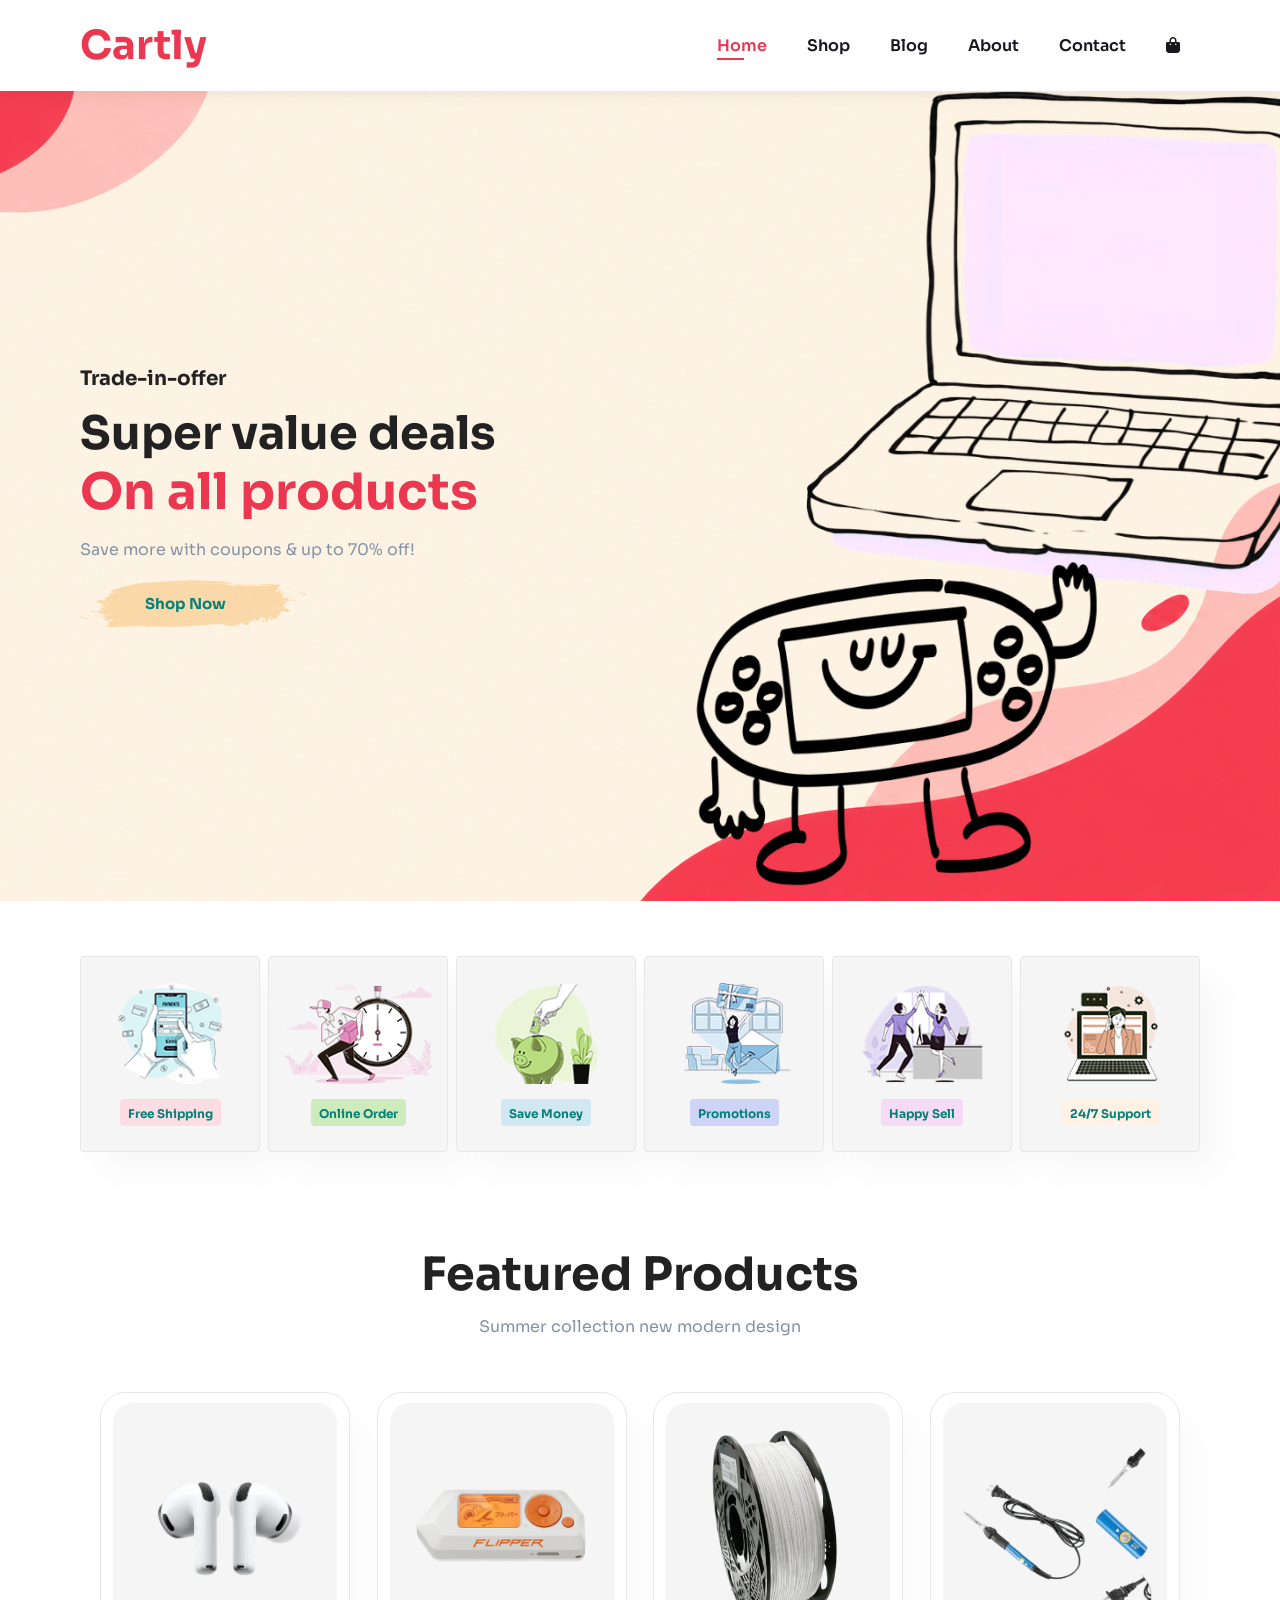
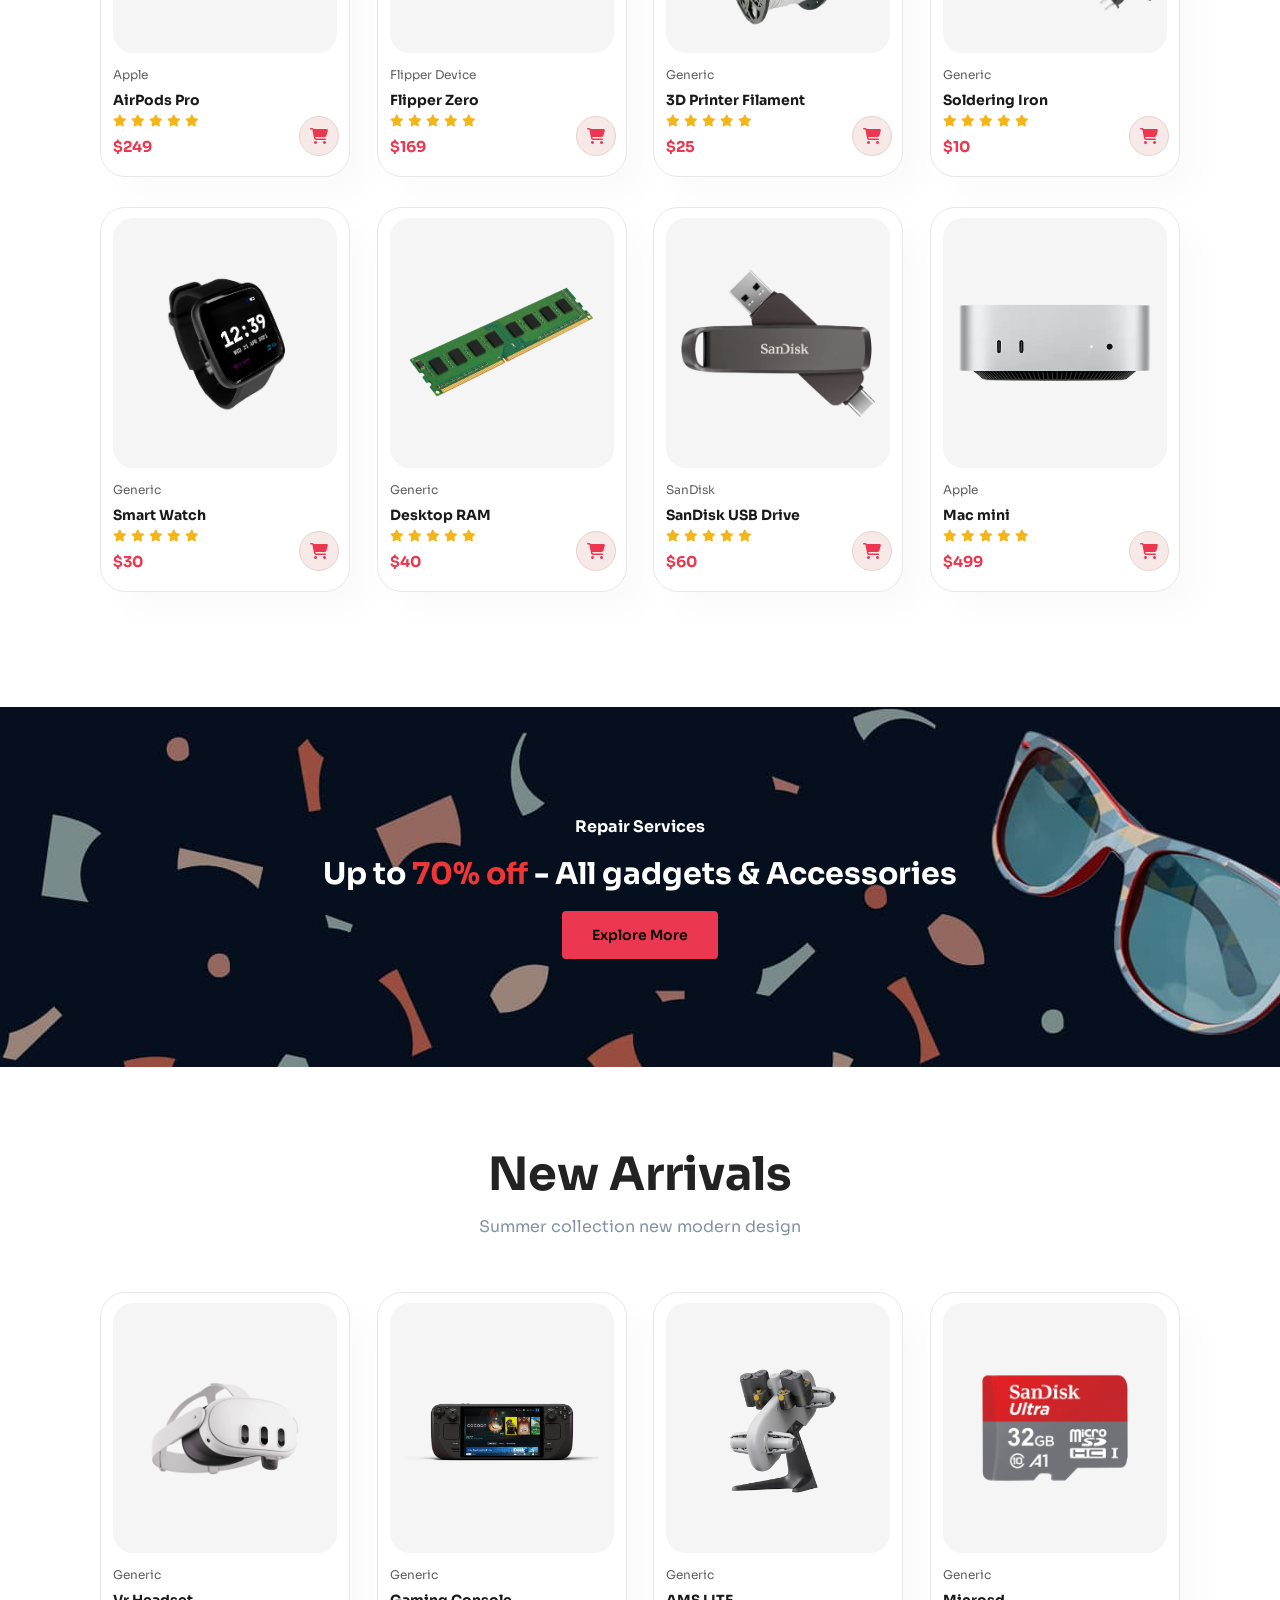
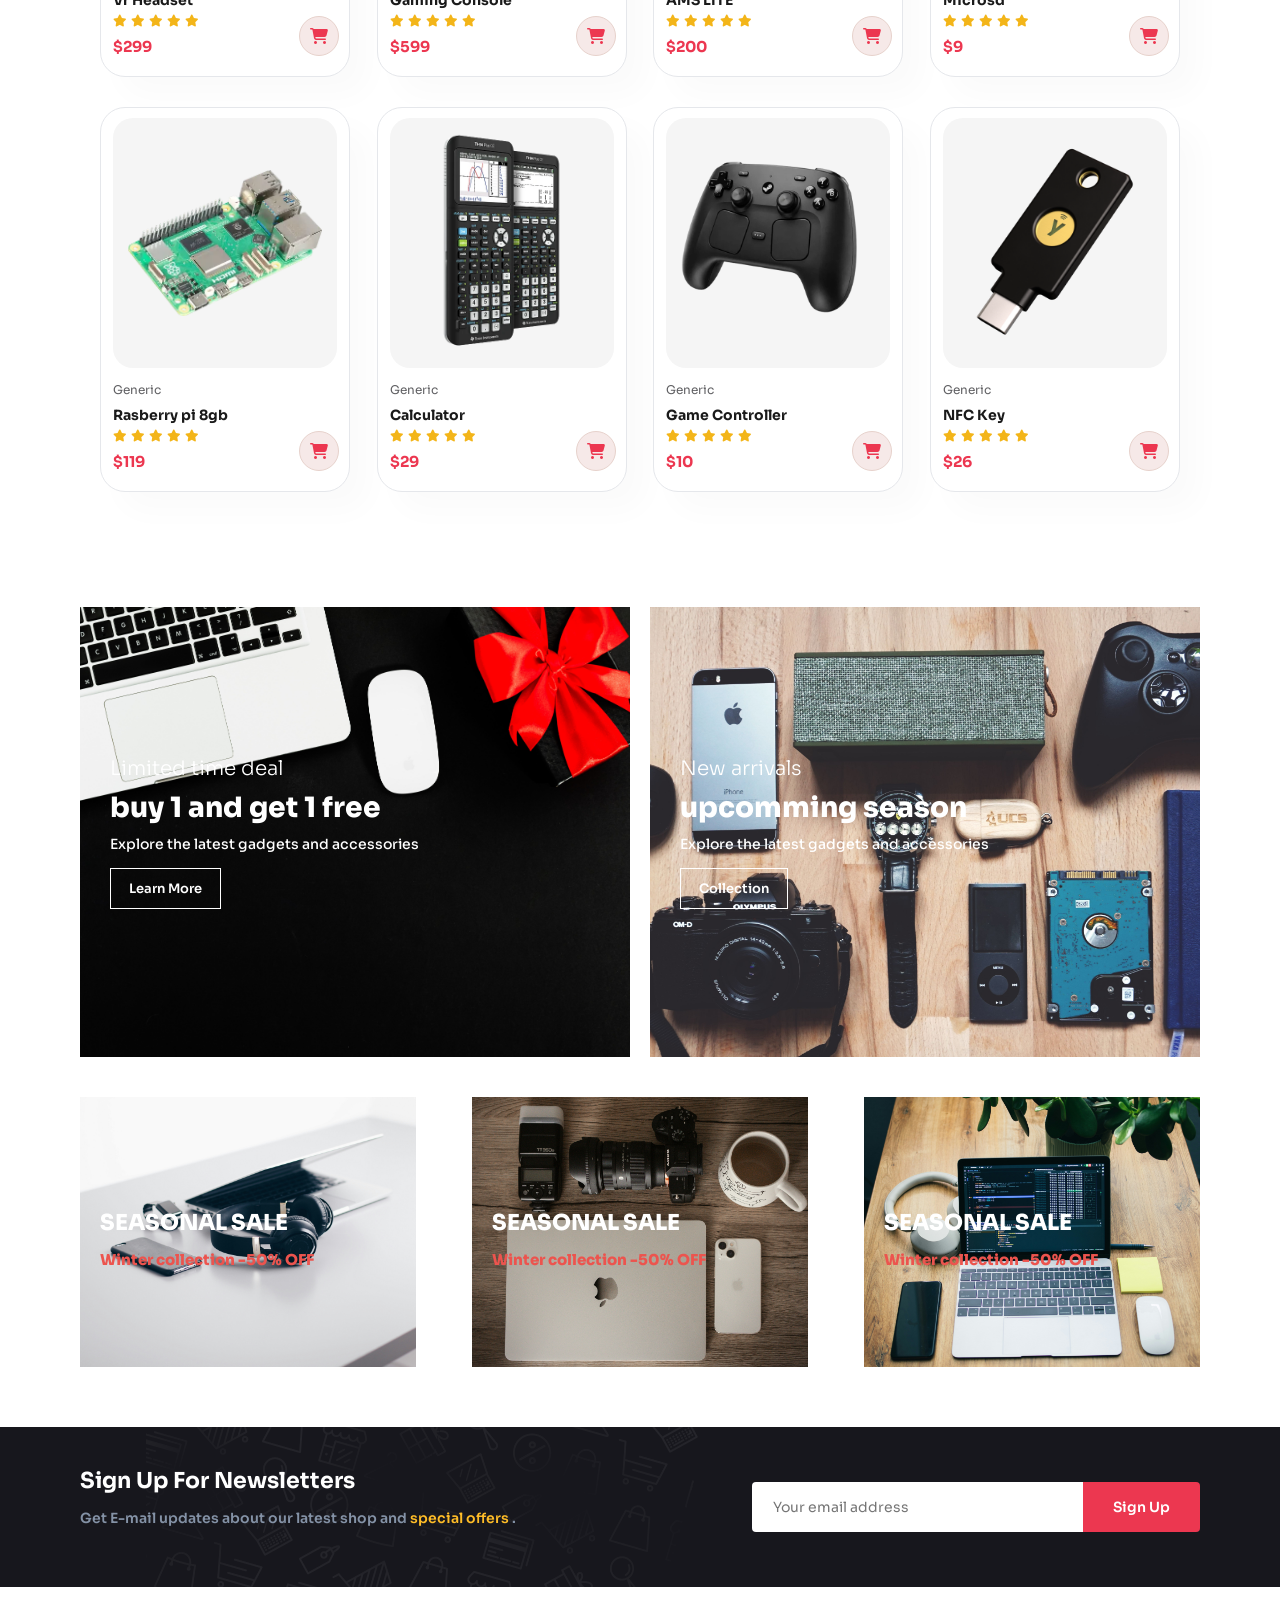
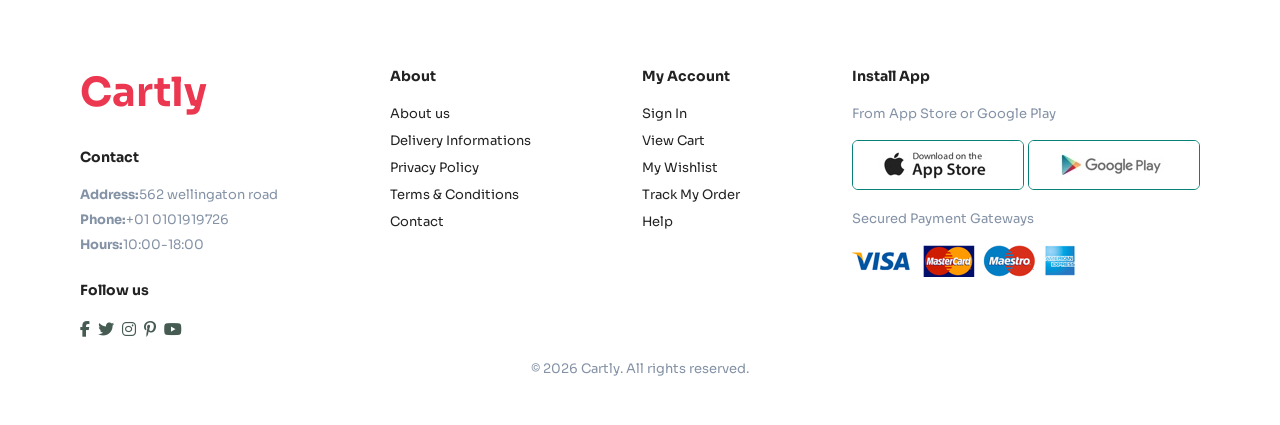
<file: index.html>
<!DOCTYPE html>
<html lang="en">
<head>
  <meta charset="UTF-8">
  <meta name="viewport" content="width=device-width, initial-scale=1.0">
  <title>Document</title>

<link rel="stylesheet" href="https://cdnjs.cloudflare.com/ajax/libs/font-awesome/6.5.2/css/all.min.css">

  <link rel="stylesheet" href="style.css">

  <link rel="preconnect" href="https://fonts.googleapis.com">
<link rel="preconnect" href="https://fonts.gstatic.com" crossorigin>
<link href="https://fonts.googleapis.com/css2?family=Sora:wght@300;400;500;600;700;800&display=swap" rel="stylesheet">
  
</head>

<body>
  
 
  <section id="header">
    <a href="index.html" class="logo" >Cartly</a>

    <div>
      <ul id="navbar">
          <li><a class="active" href="index.html">Home</a></li>
          <li><a href="shop.html">Shop</a></li>
          <li><a href="blog.html">Blog</a></li>
          <li><a href="about.html">About</a></li>
          <li><a href="contact.html">Contact</a></li>
          <li id="lg-bag"><a href="cart.html"><i class="fa-solid fa-bag-shopping"></i></i></a></li>  
          <a href="#"><i id="close" class="fa fa-times"></i></i></a>
      </ul>
    </div>
    <div id="mobile">
     
      <a href="cart.html"><i class="fa-solid fa-bag-shopping"></i></i></a>
       <i id="bar" class="fas fa-outdent"></i>
    </div>
  </section>


  <section id="hero">
    <h4>Trade-in-offer</h4>
    <h2>Super value deals</h2>
    <h1>On all products</h1>
    <p>Save more with coupons & up to 70% off!</p>
    <button>Shop Now</button>
  </section>


  <section id="feature" class="section-p1">
    <div class="fe-box">
      <img src="img/features/f1.png" alt="">
      <h6>Free Shipping</h6>
    </div> 

    <div class="fe-box">
      <img src="img/features/f2.png" alt="">
      <h6>Online Order</h6>
    </div>

    <div class="fe-box">
      <img src="img/features/f3.png" alt="">
      <h6>Save Money</h6>
    </div>

    <div class="fe-box">
      <img src="img/features/f4.png" alt="">
      <h6>Promotions</h6>
    </div>

    <div class="fe-box">
      <img src="img/features/f5.png" alt="">
      <h6>Happy Sell</h6>
    </div>

    <div class="fe-box">
      <img src="img/features/f6.png" alt="">
      <h6>24/7 Support</h6>
    </div>
  </section>

  <section id="product1" class="section-p1">
    <h2>Featured Products</h2>
    <p>Summer collection new modern design</p>

    <div class="pro-container">
      
      <div class="pro">
        <img src="img/products/airpods_pro.png" alt="">
        <div class="des">
          <span>Apple</span>
          <h5>AirPods Pro</h5>
          <div class="star">
            <i class="fas fa-star"></i>
            <i class="fas fa-star"></i>
            <i class="fas fa-star"></i>
            <i class="fas fa-star"></i>
            <i class="fas fa-star"></i>
          </div>
          <h4>$249</h4>
        </div>
        
          <a href="#" class="cart">
            <i class="fa-solid fa-cart-shopping"></i>
          </a>

      </div>


           <div class="pro">
        <img src="img/products/flipper_zero.webp" alt="">
        <div class="des">
          <span>Flipper Device</span>
          <h5>Flipper Zero</h5>
          <div class="star">
            <i class="fas fa-star"></i>
            <i class="fas fa-star"></i>
            <i class="fas fa-star"></i>
            <i class="fas fa-star"></i>
            <i class="fas fa-star"></i>
          </div>
          <h4>$169</h4>
        </div>
        <a href="#" class="cart">
            <i class="fa-solid fa-cart-shopping"></i>
          </a>
      </div>

           <div class="pro">
        <img src="img/products/filaments.png" alt="">
        <div class="des">
          <span>Generic</span>
          <h5>3D Printer Filament </h5>
          <div class="star">
            <i class="fas fa-star"></i>
            <i class="fas fa-star"></i>
            <i class="fas fa-star"></i>
            <i class="fas fa-star"></i>
            <i class="fas fa-star"></i>
          </div>
          <h4>$25</h4>
        </div>
        <a href="#" class="cart">
            <i class="fa-solid fa-cart-shopping"></i>
          </a>
      </div>

           <div class="pro">
        <img src="img/products/soildering.png" alt="">
        <div class="des">
          <span>Generic </span>
          <h5>Soldering Iron</h5>
          <div class="star">
            <i class="fas fa-star"></i>
            <i class="fas fa-star"></i>
            <i class="fas fa-star"></i>
            <i class="fas fa-star"></i>
            <i class="fas fa-star"></i>
          </div>
          <h4>$10</h4>
        </div>
       <a href="#" class="cart">
            <i class="fa-solid fa-cart-shopping"></i>
          </a>
      </div>

           <div class="pro">
        <img src="img/products/smartwatch.png" alt="">
        <div class="des">
          <span>Generic</span>
          <h5>Smart Watch</h5>
          <div class="star">
            <i class="fas fa-star"></i>
            <i class="fas fa-star"></i>
            <i class="fas fa-star"></i>
            <i class="fas fa-star"></i>
            <i class="fas fa-star"></i>
          </div>
          <h4>$30</h4>
        </div>
        <a href="#" class="cart">
            <i class="fa-solid fa-cart-shopping"></i>
          </a>
      </div>

           <div class="pro">
        <img src="img/products/ram.png" alt="">
        <div class="des">
          <span>Generic</span>
          <h5>Desktop RAM </h5>
          <div class="star">
            <i class="fas fa-star"></i>
            <i class="fas fa-star"></i>
            <i class="fas fa-star"></i>
            <i class="fas fa-star"></i>
            <i class="fas fa-star"></i>
          </div>
          <h4>$40</h4>
        </div>
        <a href="#" class="cart">
            <i class="fa-solid fa-cart-shopping"></i>
          </a>
      </div>

           <div class="pro">
        <img src="img/products/usbdrive.png" alt="">
        <div class="des">
          <span>SanDisk</span>
          <h5>SanDisk USB Drive</h5>
          <div class="star">
            <i class="fas fa-star"></i>
            <i class="fas fa-star"></i>
            <i class="fas fa-star"></i>
            <i class="fas fa-star"></i>
            <i class="fas fa-star"></i>
          </div>
          <h4>$60</h4>
        </div>
        <a href="#" class="cart">
            <i class="fa-solid fa-cart-shopping"></i>
          </a>
      </div>

           <div class="pro">
        <img src="img/products/macmini.png" alt="">
        <div class="des">
          <span>Apple</span>
          <h5> Mac mini</h5>
          <div class="star">
            <i class="fas fa-star"></i>
            <i class="fas fa-star"></i>
            <i class="fas fa-star"></i>
            <i class="fas fa-star"></i>
            <i class="fas fa-star"></i>
          </div>
          <h4>$499</h4>
        </div>
       <a href="#" class="cart">
            <i class="fa-solid fa-cart-shopping"></i>
          </a>
      </div>


    </div>
  </section>


  <section id="banner" class="section-m1 ">
    <h4>Repair Services</h4>
    <h2>Up to <span>70% off</span> - All gadgets & Accessories</h2>
    <button class="normal">Explore More</button>
  </section>


    <section id="product1" class="section-p1">
    <h2>New Arrivals</h2>
    <p>Summer collection new modern design</p>

    <div class="pro-container">
      
                 <div class="pro">
        <img src="img/products/vr.png" alt="">
        <div class="des">
          <span>Generic</span>
          <h5>Vr Headset</h5>
          <div class="star">
            <i class="fas fa-star"></i>
            <i class="fas fa-star"></i>
            <i class="fas fa-star"></i>
            <i class="fas fa-star"></i>
            <i class="fas fa-star"></i>
          </div>
          <h4>$299</h4>
        </div>
        <a href="#" class="cart">
            <i class="fa-solid fa-cart-shopping"></i>
          </a>
      </div>

           <div class="pro">
        <img src="img/products/console1.png" alt="">
        <div class="des">
          <span>Generic</span>
          <h5>Gaming Console</h5>
          <div class="star">
            <i class="fas fa-star"></i>
            <i class="fas fa-star"></i>
            <i class="fas fa-star"></i>
            <i class="fas fa-star"></i>
            <i class="fas fa-star"></i>
          </div>
          <h4>$599</h4>
        </div>
        <a href="#" class="cart">
            <i class="fa-solid fa-cart-shopping"></i>
          </a>
      </div>

           <div class="pro">
        <img src="img/products/ams.png" alt="">
        <div class="des">
          <span>Generic</span>
          <h5>AMS LITE</h5>
          <div class="star">
            <i class="fas fa-star"></i>
            <i class="fas fa-star"></i>
            <i class="fas fa-star"></i>
            <i class="fas fa-star"></i>
            <i class="fas fa-star"></i>
          </div>
          <h4>$200</h4>
        </div>
        <a href="#" class="cart">
            <i class="fa-solid fa-cart-shopping"></i>
          </a>
      </div>

           <div class="pro">
        <img src="img/products/microsd.png" alt="">
        <div class="des">
          <span>Generic</span>
          <h5>Microsd</h5>
          <div class="star">
            <i class="fas fa-star"></i>
            <i class="fas fa-star"></i>
            <i class="fas fa-star"></i>
            <i class="fas fa-star"></i>
            <i class="fas fa-star"></i>
          </div>
          <h4>$9</h4>
        </div>
       <a href="#" class="cart">
            <i class="fa-solid fa-cart-shopping"></i>
          </a>
      </div>





      <div class="pro">
        <img src="img/products/pi.png" alt="">
        <div class="des">
          <span>Generic</span>
          <h5>Rasberry pi 8gb</h5>
          <div class="star">
            <i class="fas fa-star"></i>
            <i class="fas fa-star"></i>
            <i class="fas fa-star"></i>
            <i class="fas fa-star"></i>
            <i class="fas fa-star"></i>
          </div>
          <h4>$119</h4>
        </div>
        
          <a href="#" class="cart">
            <i class="fa-solid fa-cart-shopping"></i>
          </a>

      </div>


           <div class="pro">
        <img src="img/products/calculator.png" alt="">
        <div class="des">
          <span>Generic</span>
          <h5>Calculator</h5>
          <div class="star">
            <i class="fas fa-star"></i>
            <i class="fas fa-star"></i>
            <i class="fas fa-star"></i>
            <i class="fas fa-star"></i>
            <i class="fas fa-star"></i>
          </div>
          <h4>$29</h4>
        </div>
        <a href="#" class="cart">
            <i class="fa-solid fa-cart-shopping"></i>
          </a>
      </div>

           <div class="pro">
        <img src="img/products/controller.png" alt="">
        <div class="des">
          <span>Generic</span>
          <h5>Game Controller</h5>
          <div class="star">
            <i class="fas fa-star"></i>
            <i class="fas fa-star"></i>
            <i class="fas fa-star"></i>
            <i class="fas fa-star"></i>
            <i class="fas fa-star"></i>
          </div>
          <h4>$10</h4>
        </div>
        <a href="#" class="cart">
            <i class="fa-solid fa-cart-shopping"></i>
          </a>
      </div>

           <div class="pro">
        <img src="img/products/nfc.png" alt="">
        <div class="des">
          <span>Generic </span>
          <h5>NFC Key</h5>
          <div class="star">
            <i class="fas fa-star"></i>
            <i class="fas fa-star"></i>
            <i class="fas fa-star"></i>
            <i class="fas fa-star"></i>
            <i class="fas fa-star"></i>
          </div>
          <h4>$26</h4>
        </div>
       <a href="#" class="cart">
            <i class="fa-solid fa-cart-shopping"></i>
          </a>
      </div>



    </div>
  </section>


  <section id="sm-banner" class="section-p1">
    <div class="banner-box">
      <h4>Limited time deal</h4>
      <h2>buy 1 and get 1 free</h2>
      <span>Explore the latest gadgets and accessories</span>
      <button class="white">Learn More</button>
    </div>
    <div class="banner-box banner-box2">
      <h4>New arrivals</h4>
      <h2>upcomming season</h2>
      <span>Explore the latest gadgets and accessories</span>
      <button class="white">Collection</button>
    </div>
  </section>

  <section id="banner3">
    <div class="banner-box">
      <h2>SEASONAL SALE</h2>
      <h3>Winter collection -50% OFF</h3>
    </div>
        <div class="banner-box banner-box2">
      <h2>SEASONAL SALE</h2>
      <h3>Winter collection -50% OFF</h3>
    </div>
        <div class="banner-box banner-box3">
      <h2>SEASONAL SALE</h2>
      <h3>Winter collection -50% OFF</h3>
    </div>
  </section>

  <section id="newsletter" class="section-p1 section-m1">
    <div class="newstext">
      <h4>Sign Up For Newsletters</h4>
      <p>Get E-mail updates about our latest shop and <span>special offers</span> .</p>
    </div>
    <div class="form">
      <input type="text" placeholder="Your email address">
      <button class="normal">Sign Up</button>
    </div>
  </section>

  <footer class="section-p1">
    <div class="col">
      <a href="index.html" class="logo" >Cartly</a>
      <h4>Contact</h4>
      <p><strong>Address:</strong>562 wellingaton road</p>
      <p><strong>Phone:</strong>+01  0101919726</p>
      <p><strong>Hours:</strong>10:00-18:00</p>
      <div class="follow">
        <h4>Follow us</h4>
        <div class="icon">
          <i class="fab fa-facebook-f"></i>
          <i class="fab fa-twitter"></i>
          <i class="fab fa-instagram"></i>
          <i class="fab fa-pinterest-p"></i>
          <i class="fab fa-youtube"></i>
        </div>
      </div>
    </div>

    <div class="col">
      <h4>About</h4>
      <a href="#">About us</a>
      <a href="#">Delivery Informations</a>
      <a href="#">Privacy Policy</a>
      <a href="#">Terms & Conditions</a>
      <a href="#">Contact</a>
    </div>

    <div class="col">
      <h4>My Account</h4>
      <a href="#">Sign In</a>
      <a href="#">View Cart</a>
      <a href="#">My Wishlist</a>
      <a href="#">Track My Order</a>
      <a href="#">Help</a>
    </div>

    <div class="col install">
      <h4>Install App</h4>
      <p>From App Store or Google Play</p>
      <div class="row">
        <img src="img/pay/app.jpg" alt="">
         <img src="img/pay/play.jpg" alt="">
      </div>
      <p>Secured Payment Gateways</p>
      <img src="img/pay/pay.png" alt="" >
    </div>

    <div class="copyright">
      <p>© 2026 Cartly. All rights reserved.</p>
    </div>

  </footer>


  <script src="script.js"></script>

</body>

</html>
</file>
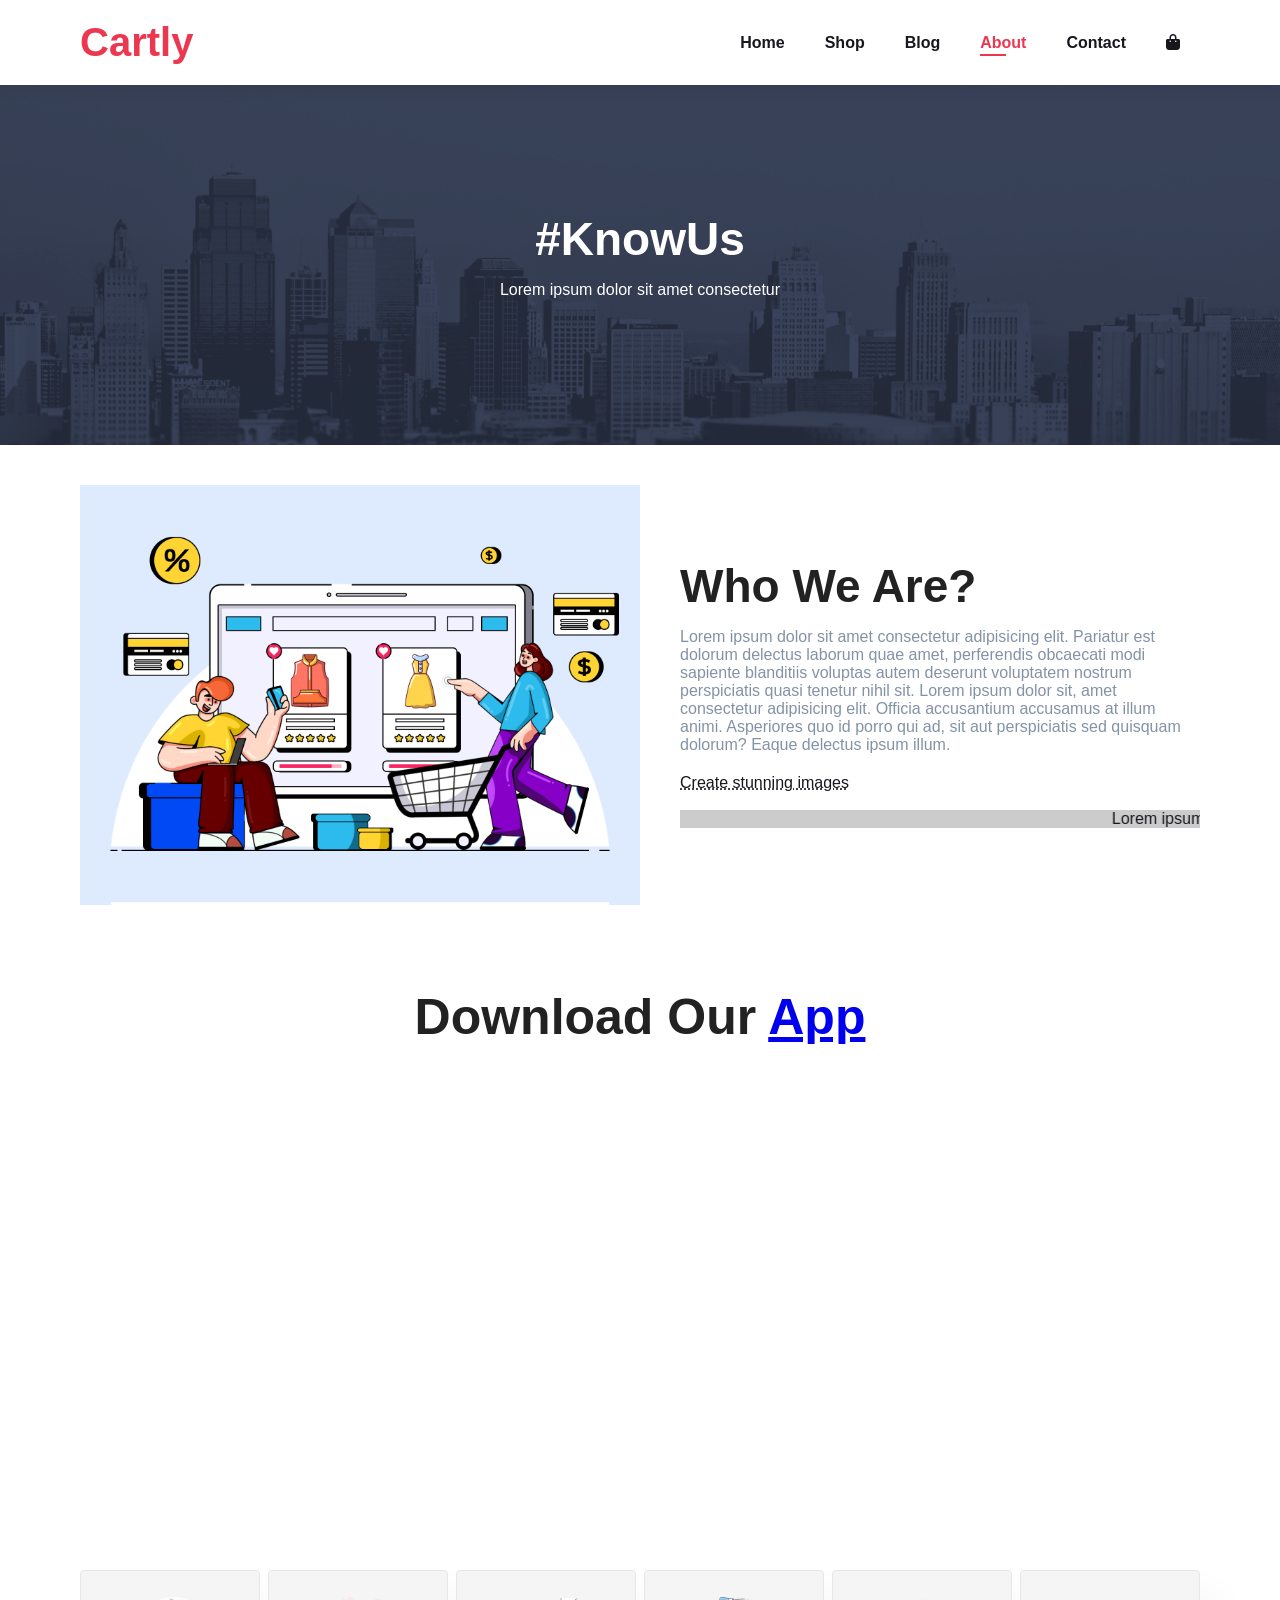
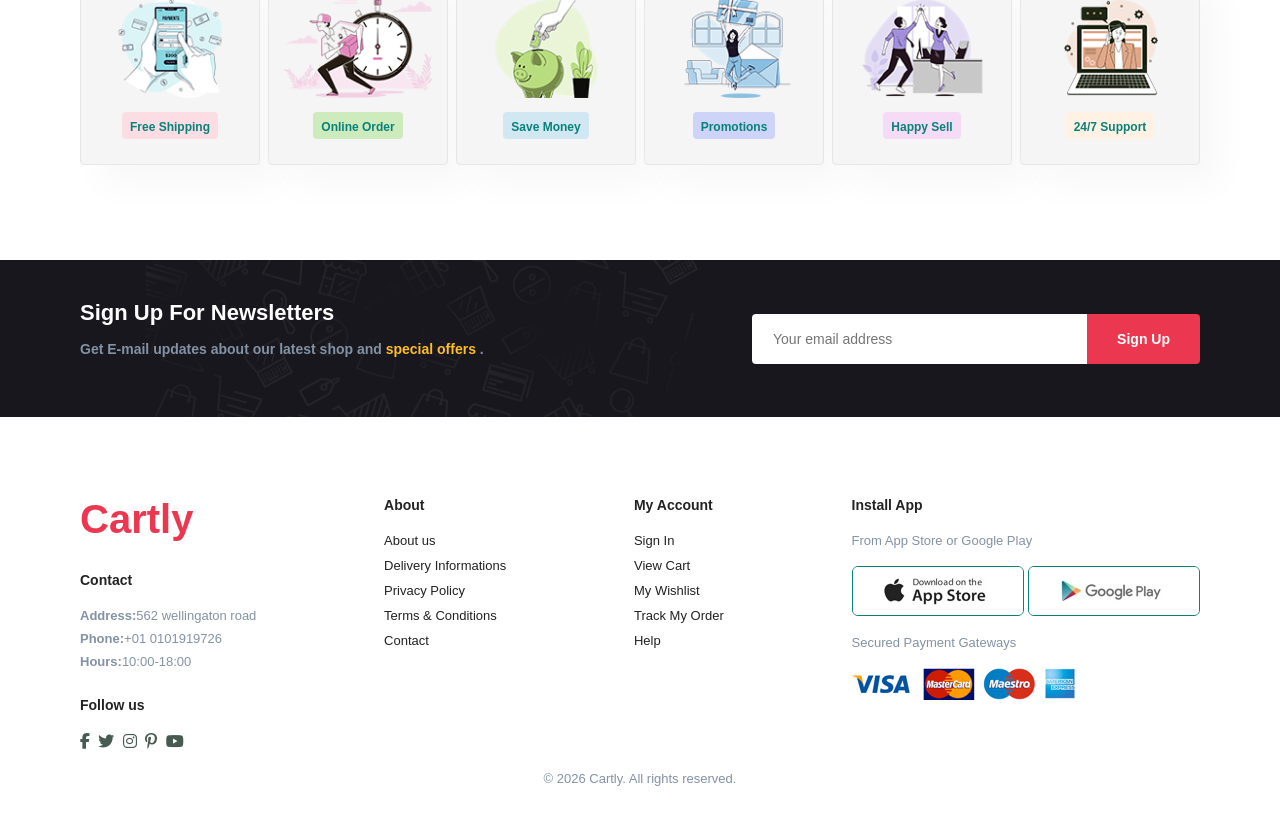
<file: about.html>
<!DOCTYPE html>
<html lang="en">
<head>
  <meta charset="UTF-8">
  <meta name="viewport" content="width=device-width, initial-scale=1.0">
  <title>Document</title>

<link rel="stylesheet" href="https://cdnjs.cloudflare.com/ajax/libs/font-awesome/6.5.2/css/all.min.css">

  <link rel="stylesheet" href="style.css">
  
</head>

<body>
  
 
  <section id="header">
    <a href="index.html" class="logo" >Cartly</a>

    <div>
      <ul id="navbar">
          <li><a href="index.html">Home</a></li>
          <li><a href="shop.html">Shop</a></li>
          <li><a href="blog.html">Blog</a></li>
          <li><a class="active" href="about.html">About</a></li>
          <li><a href="contact.html">Contact</a></li>
          <li id="lg-bag"><a href="cart.html"><i class="fa-solid fa-bag-shopping"></i></i></a></li>  
          <a href="#"><i id="close" class="fa fa-times"></i></i></a>
      </ul>
    </div>
    <div id="mobile">
     
      <a href="cart.html"><i class="fa-solid fa-bag-shopping"></i></i></a>
       <i id="bar" class="fas fa-outdent"></i>
    </div>
  </section>


  <section id="page-header" class="about-header">
    <h2>#KnowUs</h2>
    <p>Lorem ipsum dolor sit amet consectetur</p>
  </section>

  <section id="about-head" class="section-p1">
    <img src="img/about/a6.jpg">
    <div>
      <h2>Who We Are?</h2>
      <p>Lorem ipsum dolor sit amet consectetur adipisicing elit. Pariatur est dolorum delectus laborum quae amet, perferendis obcaecati modi sapiente blanditiis voluptas autem deserunt voluptatem nostrum perspiciatis quasi tenetur nihil sit. Lorem ipsum dolor sit, amet consectetur adipisicing elit. Officia accusantium accusamus at illum animi. Asperiores quo id porro qui ad, sit aut perspiciatis sed quisquam dolorum? Eaque delectus ipsum illum.</p>
      <abbr title="">Create stunning images</abbr>

      <br><br>
      <marquee bgcolor="#ccc" loop="-1" scrollamount="5" width="100%">Lorem ipsum dolor sit amet consectetur adipisicing elit.</marquee>
    </div>
  </section>

  <section id="about-app" class="section-p1">
    <h1>Download Our <a href="#">App</a></h1>
    <div class="video">
      <video autoplay muted loop src="img/about/1.mp4"></video>
    </div>
  </section>

  
  <section id="feature" class="section-p1">
    <div class="fe-box">
      <img src="img/features/f1.png" alt="">
      <h6>Free Shipping</h6>
    </div> 

    <div class="fe-box">
      <img src="img/features/f2.png" alt="">
      <h6>Online Order</h6>
    </div>

    <div class="fe-box">
      <img src="img/features/f3.png" alt="">
      <h6>Save Money</h6>
    </div>

    <div class="fe-box">
      <img src="img/features/f4.png" alt="">
      <h6>Promotions</h6>
    </div>

    <div class="fe-box">
      <img src="img/features/f5.png" alt="">
      <h6>Happy Sell</h6>
    </div>

    <div class="fe-box">
      <img src="img/features/f6.png" alt="">
      <h6>24/7 Support</h6>
    </div>
  </section>


    <section id="newsletter" class="section-p1 section-m1">
    <div class="newstext">
      <h4>Sign Up For Newsletters</h4>
      <p>Get E-mail updates about our latest shop and <span>special offers</span> .</p>
    </div>
    <div class="form">
      <input type="text" placeholder="Your email address">
      <button class="normal">Sign Up</button>
    </div>
  </section>



  <footer class="section-p1">
    <div class="col">
      <a href="index.html" class="logo" >Cartly</a>
      <h4>Contact</h4>
      <p><strong>Address:</strong>562 wellingaton road</p>
      <p><strong>Phone:</strong>+01  0101919726</p>
      <p><strong>Hours:</strong>10:00-18:00</p>
      <div class="follow">
        <h4>Follow us</h4>
        <div class="icon">
          <i class="fab fa-facebook-f"></i>
          <i class="fab fa-twitter"></i>
          <i class="fab fa-instagram"></i>
          <i class="fab fa-pinterest-p"></i>
          <i class="fab fa-youtube"></i>
        </div>
      </div>
    </div>

    <div class="col">
      <h4>About</h4>
      <a href="#">About us</a>
      <a href="#">Delivery Informations</a>
      <a href="#">Privacy Policy</a>
      <a href="#">Terms & Conditions</a>
      <a href="#">Contact</a>
    </div>

    <div class="col">
      <h4>My Account</h4>
      <a href="#">Sign In</a>
      <a href="#">View Cart</a>
      <a href="#">My Wishlist</a>
      <a href="#">Track My Order</a>
      <a href="#">Help</a>
    </div>

    <div class="col install">
      <h4>Install App</h4>
      <p>From App Store or Google Play</p>
      <div class="row">
        <img src="img/pay/app.jpg" alt="">
         <img src="img/pay/play.jpg" alt="">
      </div>
      <p>Secured Payment Gateways</p>
      <img src="img/pay/pay.png" alt="" >
    </div>

    <div class="copyright">
      <p>© 2026 Cartly. All rights reserved.</p>
    </div>

  </footer>


  <script src="script.js"></script>

</body>

</html>
</file>
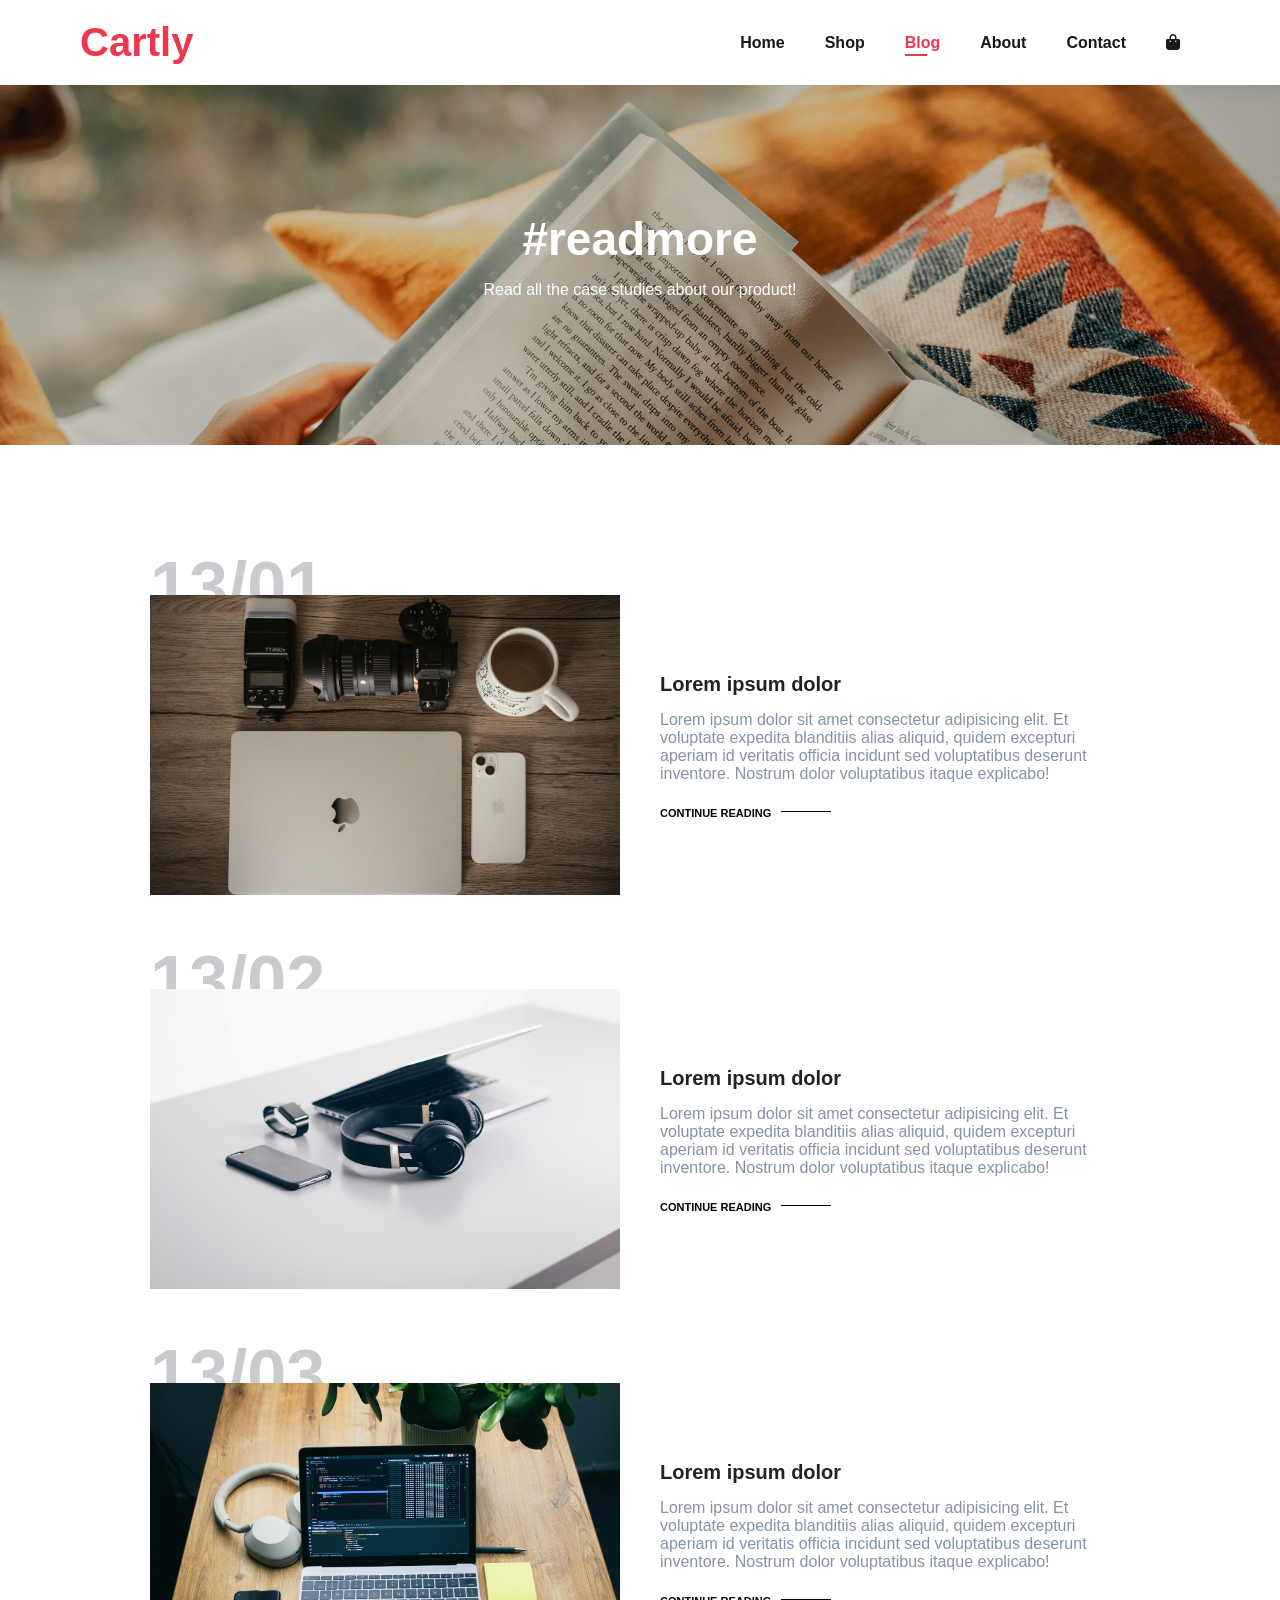
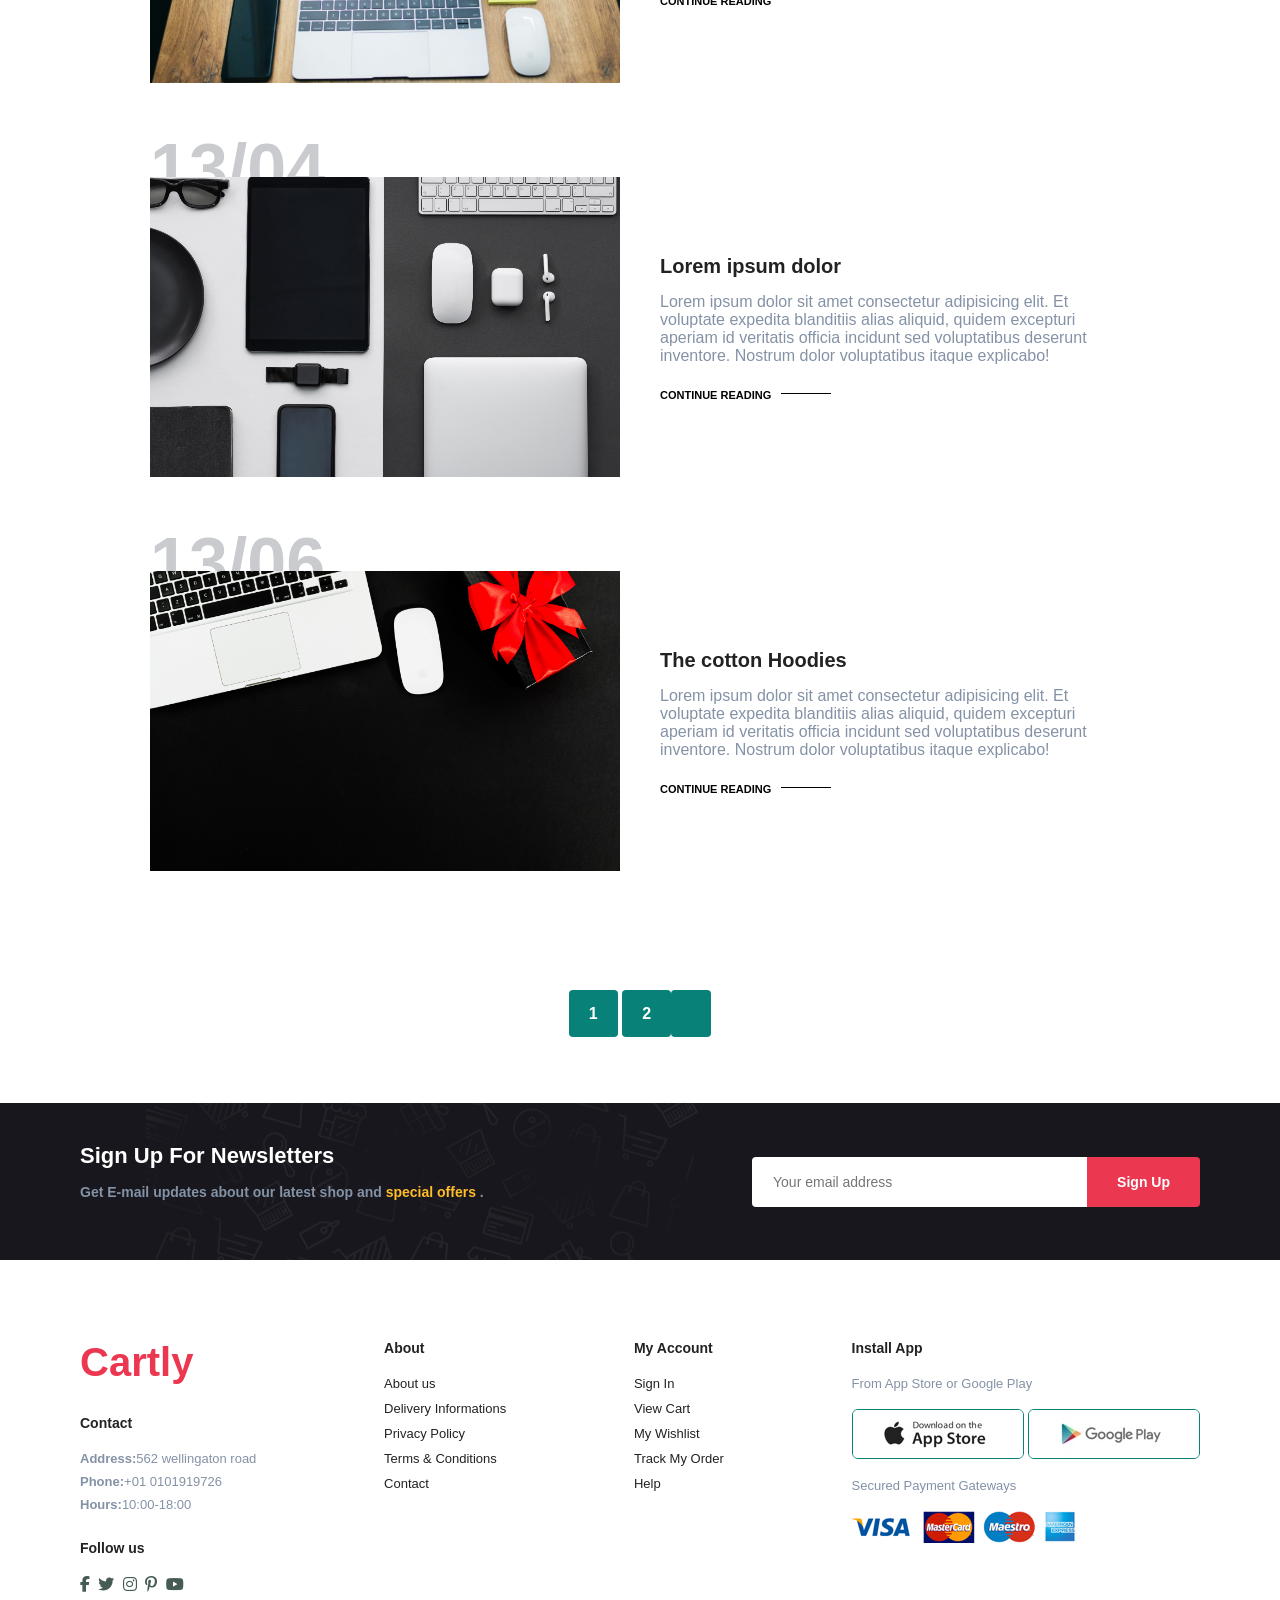
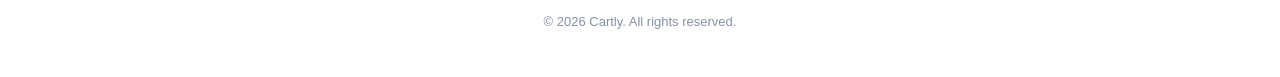
<file: blog.html>
<!DOCTYPE html>
<html lang="en">
<head>
  <meta charset="UTF-8">
  <meta name="viewport" content="width=device-width, initial-scale=1.0">
  <title>Document</title>

<link rel="stylesheet" href="https://cdnjs.cloudflare.com/ajax/libs/font-awesome/6.5.2/css/all.min.css">

  <link rel="stylesheet" href="style.css">
  
</head>

<body>
  
 
  <section id="header">
    <a href="index.html" class="logo" >Cartly</a>

    <div>
      <ul id="navbar">
          <li><a href="index.html">Home</a></li>
          <li><a href="shop.html">Shop</a></li>
          <li><a class="active" href="blog.html">Blog</a></li>
          <li><a href="about.html">About</a></li>
          <li><a href="contact.html">Contact</a></li>
          <li id="lg-bag"><a href="cart.html"><i class="fa-solid fa-bag-shopping"></i></i></a></li>  
          <a href="#"><i id="close" class="fa fa-times"></i></i></a>
      </ul>
    </div>
    <div id="mobile">
     
      <a href="cart.html"><i class="fa-solid fa-bag-shopping"></i></i></a>
       <i id="bar" class="fas fa-outdent"></i>
    </div>
  </section>


  <section id="page-header" class="blog-header">
    <h2>#readmore</h2>
    <p>Read all the case studies about our product!</p>
  </section>

  <section id="blog">
    <div class="blog-box">
      <div class="blog-img">
        <img src="img/blog/b1.jpg">
      </div>
      <div class="blog-details">
        <h4>Lorem ipsum dolor</h4>
        <p>Lorem ipsum dolor sit amet consectetur adipisicing elit. Et voluptate expedita blanditiis alias aliquid, quidem excepturi aperiam id veritatis officia incidunt sed voluptatibus deserunt inventore. Nostrum dolor voluptatibus itaque explicabo!</p>
        <a href="#">CONTINUE READING</a>
      </div>
         <h1>13/01</h1>
    </div>

    <div class="blog-box">
      <div class="blog-img">
        <img src="img/blog/b2.jpg">
      </div>
      <div class="blog-details">
        <h4>Lorem ipsum dolor</h4>
        <p>Lorem ipsum dolor sit amet consectetur adipisicing elit. Et voluptate expedita blanditiis alias aliquid, quidem excepturi aperiam id veritatis officia incidunt sed voluptatibus deserunt inventore. Nostrum dolor voluptatibus itaque explicabo!</p>
        <a href="#">CONTINUE READING</a>
      </div>
         <h1>13/02</h1>
    </div>

    <div class="blog-box">
      <div class="blog-img">
        <img src="img/blog/b3.jpg">
      </div>
      <div class="blog-details">
        <h4>Lorem ipsum dolor</h4>
        <p>Lorem ipsum dolor sit amet consectetur adipisicing elit. Et voluptate expedita blanditiis alias aliquid, quidem excepturi aperiam id veritatis officia incidunt sed voluptatibus deserunt inventore. Nostrum dolor voluptatibus itaque explicabo!</p>
        <a href="#">CONTINUE READING</a>
      </div>
         <h1>13/03</h1>
    </div>

    <div class="blog-box">
      <div class="blog-img">
        <img src="img/blog/b4.jpg">
      </div>
      <div class="blog-details">
        <h4>Lorem ipsum dolor</h4>
        <p>Lorem ipsum dolor sit amet consectetur adipisicing elit. Et voluptate expedita blanditiis alias aliquid, quidem excepturi aperiam id veritatis officia incidunt sed voluptatibus deserunt inventore. Nostrum dolor voluptatibus itaque explicabo!</p>
        <a href="#">CONTINUE READING</a>
      </div>
         <h1>13/04</h1>
    </div>


    <div class="blog-box">
      <div class="blog-img">
        <img src="img/blog/b6.jpg">
      </div>
      <div class="blog-details">
        <h4>The cotton Hoodies</h4>
        <p>Lorem ipsum dolor sit amet consectetur adipisicing elit. Et voluptate expedita blanditiis alias aliquid, quidem excepturi aperiam id veritatis officia incidunt sed voluptatibus deserunt inventore. Nostrum dolor voluptatibus itaque explicabo!</p>
        <a href="#">CONTINUE READING</a>
      </div>
         <h1>13/06</h1>
    </div>

  </section>

  <section id="pagination" class="section-p1">
    <a href="#">1</a>
    <a href="#">2</a>
    <a href="#"><i class="fal fa-long-arrow-alt-right"></i></a>
  </section>


  <section id="newsletter" class="section-p1 section-m1">
    <div class="newstext">
      <h4>Sign Up For Newsletters</h4>
      <p>Get E-mail updates about our latest shop and <span>special offers</span> .</p>
    </div>
    <div class="form">
      <input type="text" placeholder="Your email address">
      <button class="normal">Sign Up</button>
    </div>
  </section>

  <footer class="section-p1">
    <div class="col">
      <a href="index.html" class="logo" >Cartly</a>
      <h4>Contact</h4>
      <p><strong>Address:</strong>562 wellingaton road</p>
      <p><strong>Phone:</strong>+01  0101919726</p>
      <p><strong>Hours:</strong>10:00-18:00</p>
      <div class="follow">
        <h4>Follow us</h4>
        <div class="icon">
          <i class="fab fa-facebook-f"></i>
          <i class="fab fa-twitter"></i>
          <i class="fab fa-instagram"></i>
          <i class="fab fa-pinterest-p"></i>
          <i class="fab fa-youtube"></i>
        </div>
      </div>
    </div>

    <div class="col">
      <h4>About</h4>
      <a href="#">About us</a>
      <a href="#">Delivery Informations</a>
      <a href="#">Privacy Policy</a>
      <a href="#">Terms & Conditions</a>
      <a href="#">Contact</a>
    </div>

    <div class="col">
      <h4>My Account</h4>
      <a href="#">Sign In</a>
      <a href="#">View Cart</a>
      <a href="#">My Wishlist</a>
      <a href="#">Track My Order</a>
      <a href="#">Help</a>
    </div>

    <div class="col install">
      <h4>Install App</h4>
      <p>From App Store or Google Play</p>
      <div class="row">
        <img src="img/pay/app.jpg" alt="">
         <img src="img/pay/play.jpg" alt="">
      </div>
      <p>Secured Payment Gateways</p>
      <img src="img/pay/pay.png" alt="" >
    </div>

    <div class="copyright">
      <p>© 2026 Cartly. All rights reserved.</p>
    </div>

  </footer>


  <script src="script.js"></script>

</body>

</html>
</file>
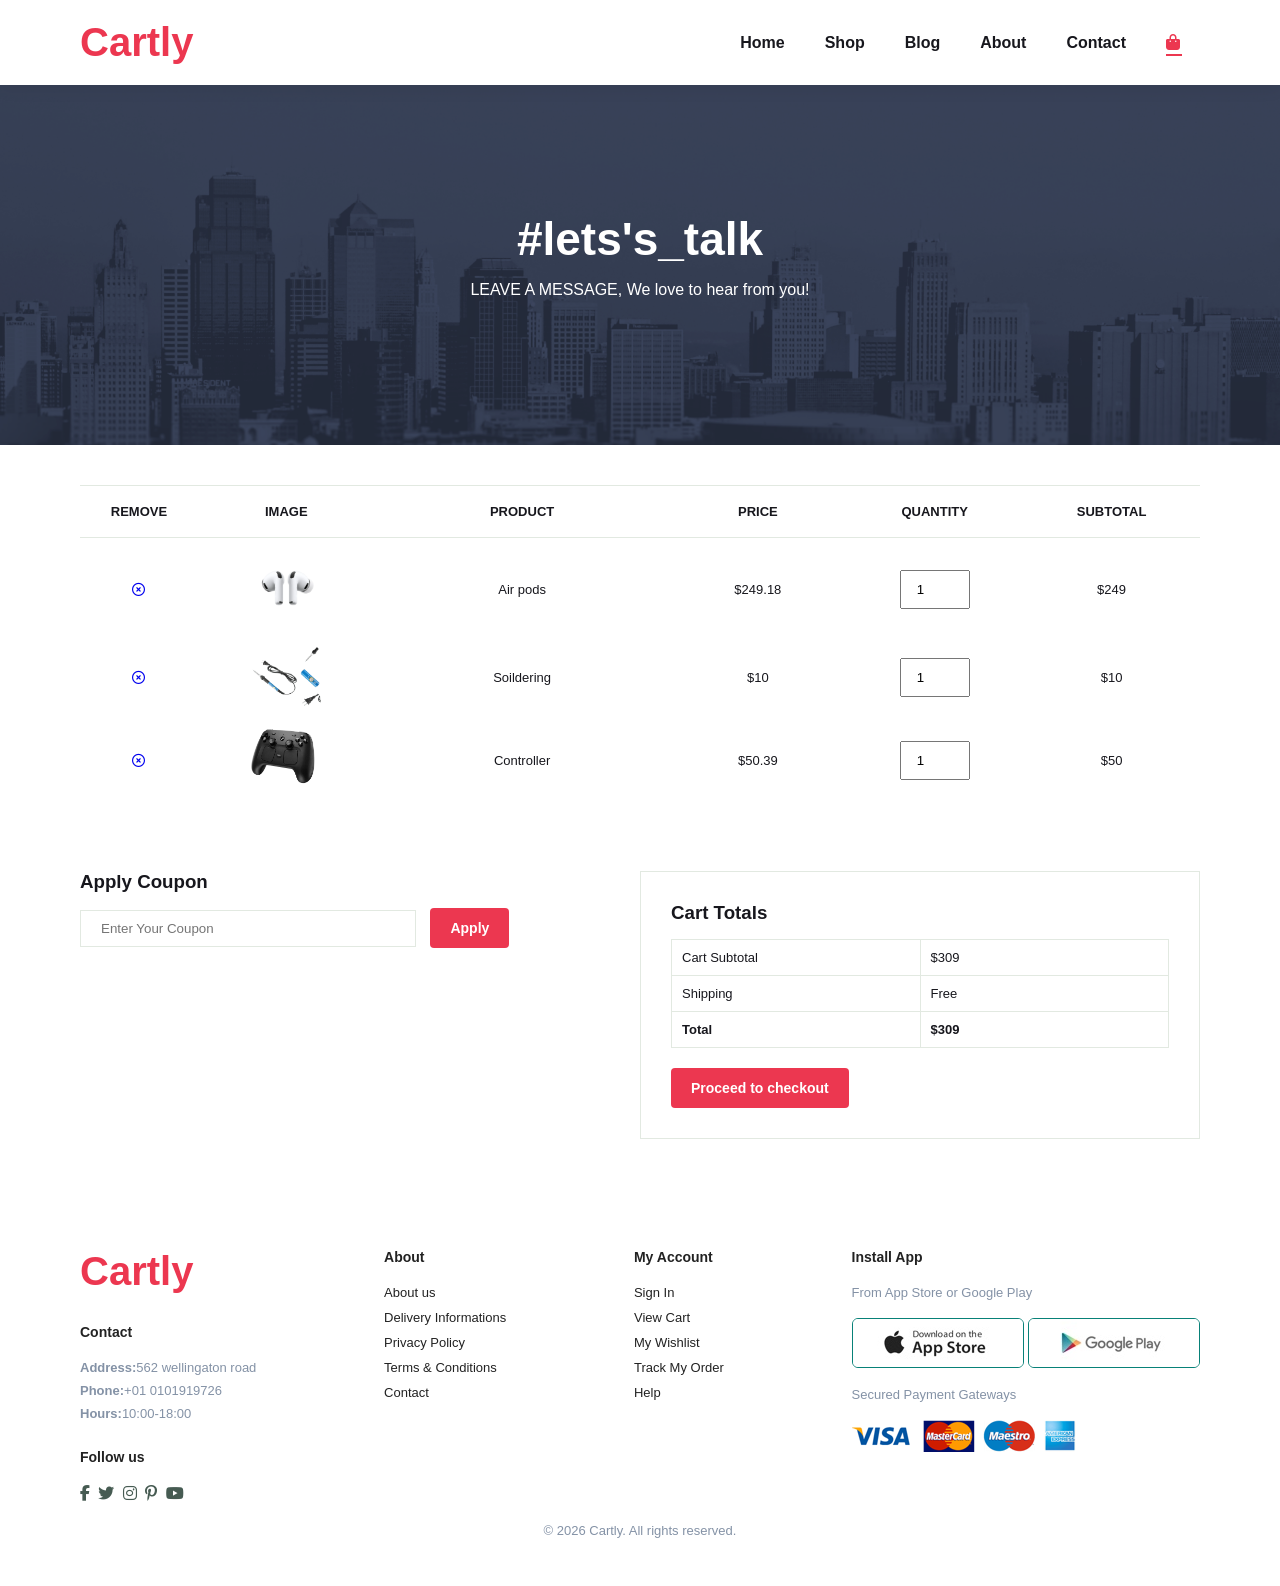
<file: cart.html>
<!DOCTYPE html>
<html lang="en">
<head>
  <meta charset="UTF-8">
  <meta name="viewport" content="width=device-width, initial-scale=1.0">
  <title>Document</title>

<link rel="stylesheet" href="https://cdnjs.cloudflare.com/ajax/libs/font-awesome/6.5.2/css/all.min.css">

  <link rel="stylesheet" href="style.css">
  
</head>

<body>
  
 
  <section id="header">
    <a href="index.html" class="logo" >Cartly</a>

    <div>
      <ul id="navbar">
          <li><a href="index.html">Home</a></li>
          <li><a href="shop.html">Shop</a></li>
          <li><a href="blog.html">Blog</a></li>
          <li><a href="about.html">About</a></li>
          <li><a  href="contact.html">Contact</a></li>
          <li id="lg-bag"><a  class="active" href="cart.html"><i class="fa-solid fa-bag-shopping"></i></i></a></li>  
          <a href="#"><i id="close" class="fa fa-times"></i></i></a>
      </ul>
    </div>
    <div id="mobile">
     
      <a href="cart.html"><i class="fa-solid fa-bag-shopping"></i></i></a>
       <i id="bar" class="fas fa-outdent"></i>
    </div>
  </section>


  <section id="page-header" class="about-header">
    <h2>#lets's_talk</h2>
    <p>LEAVE A MESSAGE, We love to hear from you!</p>
  </section>

  <section id="cart" class="section-p1">
    <table width="100%">
      <thead>
        <tr>
          <td>Remove</td>
          <td>Image</td>
          <td>Product</td>
          <td>Price</td>
          <td>Quantity</td>
          <td>Subtotal</td>
        </tr>
      </thead>
      <tbody>
        <tr>
          <td><a href="#"><i class="far fa-times-circle"></i></a></td>
          <td><img src="img/products/airpods_pro.png"></td>
          <td>Air pods</td>
          <td>$249.18</td>
          <td><input type="number" value="1"></td>
          <td>$249</td>
        </tr>

        <tr>
          <td><a href="#"><i class="far fa-times-circle"></i></a></td>
          <td><img src="img/products/soildering.png"></td>
          <td>Soildering</td>
          <td>$10</td>
          <td><input type="number" value="1"></td>
          <td>$10</td>
        </tr>

        <tr>
          <td><a href="#"><i class="far fa-times-circle"></i></a></td>
          <td><img src="img/products/controller.png"></td>
          <td>Controller</td>
          <td>$50.39</td>
          <td><input type="number" value="1"></td>
          <td>$50</td>
        </tr>

      </tbody>
    </table>
  </section>

  <section id="cart-add" class="section-p1">
    <div id="coupon">
      <h3>Apply Coupon</h3>
      <div>
        <input type="text" placeholder="Enter Your Coupon">
        <button class="normal">Apply</button>
      </div>
    </div>

    <div id="subtotal">
      <h3>Cart Totals</h3>
      <table>
        <tr>
          <td>Cart Subtotal</td>
          <td>$309</td>
        </tr>
        <tr>
          <td>Shipping</td>
          <td>Free</td>
        </tr>
        <tr>
          <td><strong>Total</strong></td>
          <td><strong>$309</strong></td>
        </tr>
      </table>
      <button class="normal">Proceed to checkout</button>
    </div>
  </section>
  

  <footer class="section-p1">
    <div class="col">
      <a href="index.html" class="logo" >Cartly</a>
      <h4>Contact</h4>
      <p><strong>Address:</strong>562 wellingaton road</p>
      <p><strong>Phone:</strong>+01  0101919726</p>
      <p><strong>Hours:</strong>10:00-18:00</p>
      <div class="follow">
        <h4>Follow us</h4>
        <div class="icon">
          <i class="fab fa-facebook-f"></i>
          <i class="fab fa-twitter"></i>
          <i class="fab fa-instagram"></i>
          <i class="fab fa-pinterest-p"></i>
          <i class="fab fa-youtube"></i>
        </div>
      </div>
    </div>

    <div class="col">
      <h4>About</h4>
      <a href="#">About us</a>
      <a href="#">Delivery Informations</a>
      <a href="#">Privacy Policy</a>
      <a href="#">Terms & Conditions</a>
      <a href="#">Contact</a>
    </div>

    <div class="col">
      <h4>My Account</h4>
      <a href="#">Sign In</a>
      <a href="#">View Cart</a>
      <a href="#">My Wishlist</a>
      <a href="#">Track My Order</a>
      <a href="#">Help</a>
    </div>

    <div class="col install">
      <h4>Install App</h4>
      <p>From App Store or Google Play</p>
      <div class="row">
        <img src="img/pay/app.jpg" alt="">
         <img src="img/pay/play.jpg" alt="">
      </div>
      <p>Secured Payment Gateways</p>
      <img src="img/pay/pay.png" alt="" >
    </div>

    <div class="copyright">
      <p>© 2026 Cartly. All rights reserved.</p>
    </div>

  </footer>


  <script src="script.js"></script>

</body>

</html>
</file>
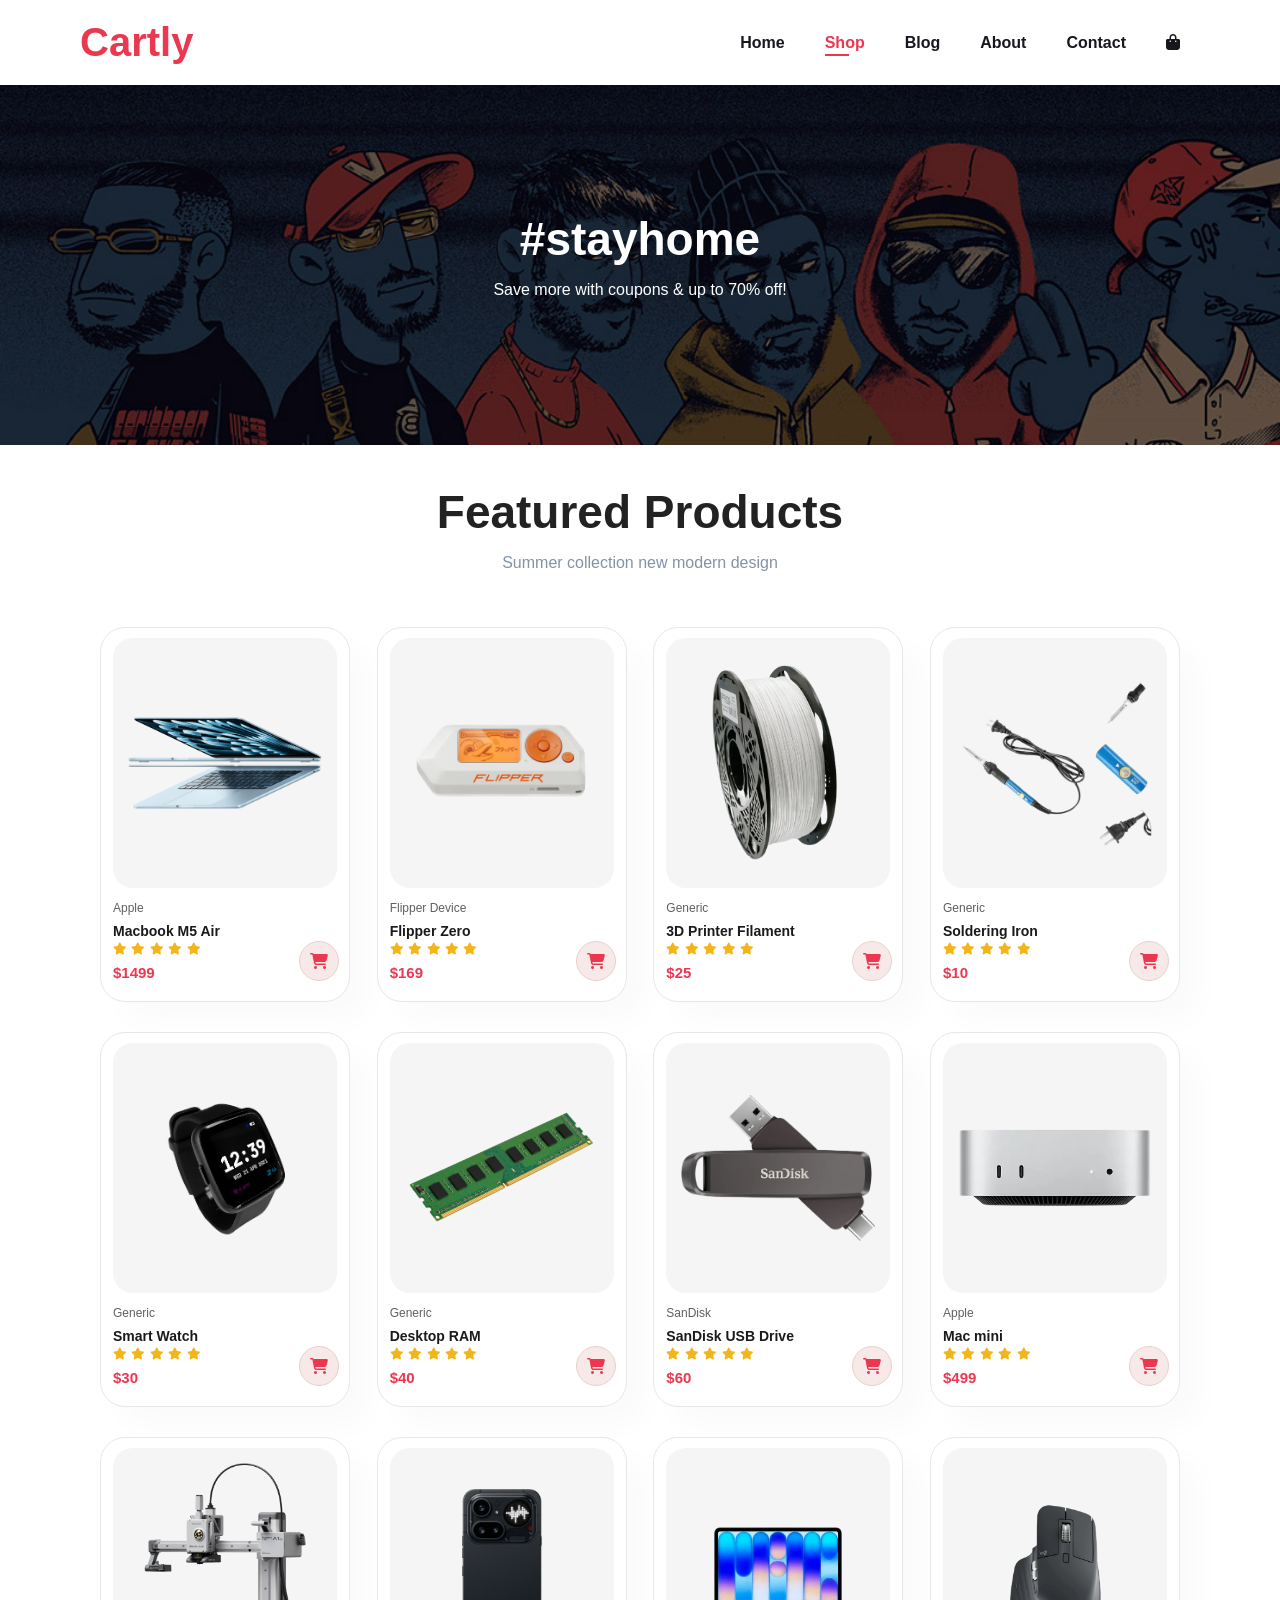
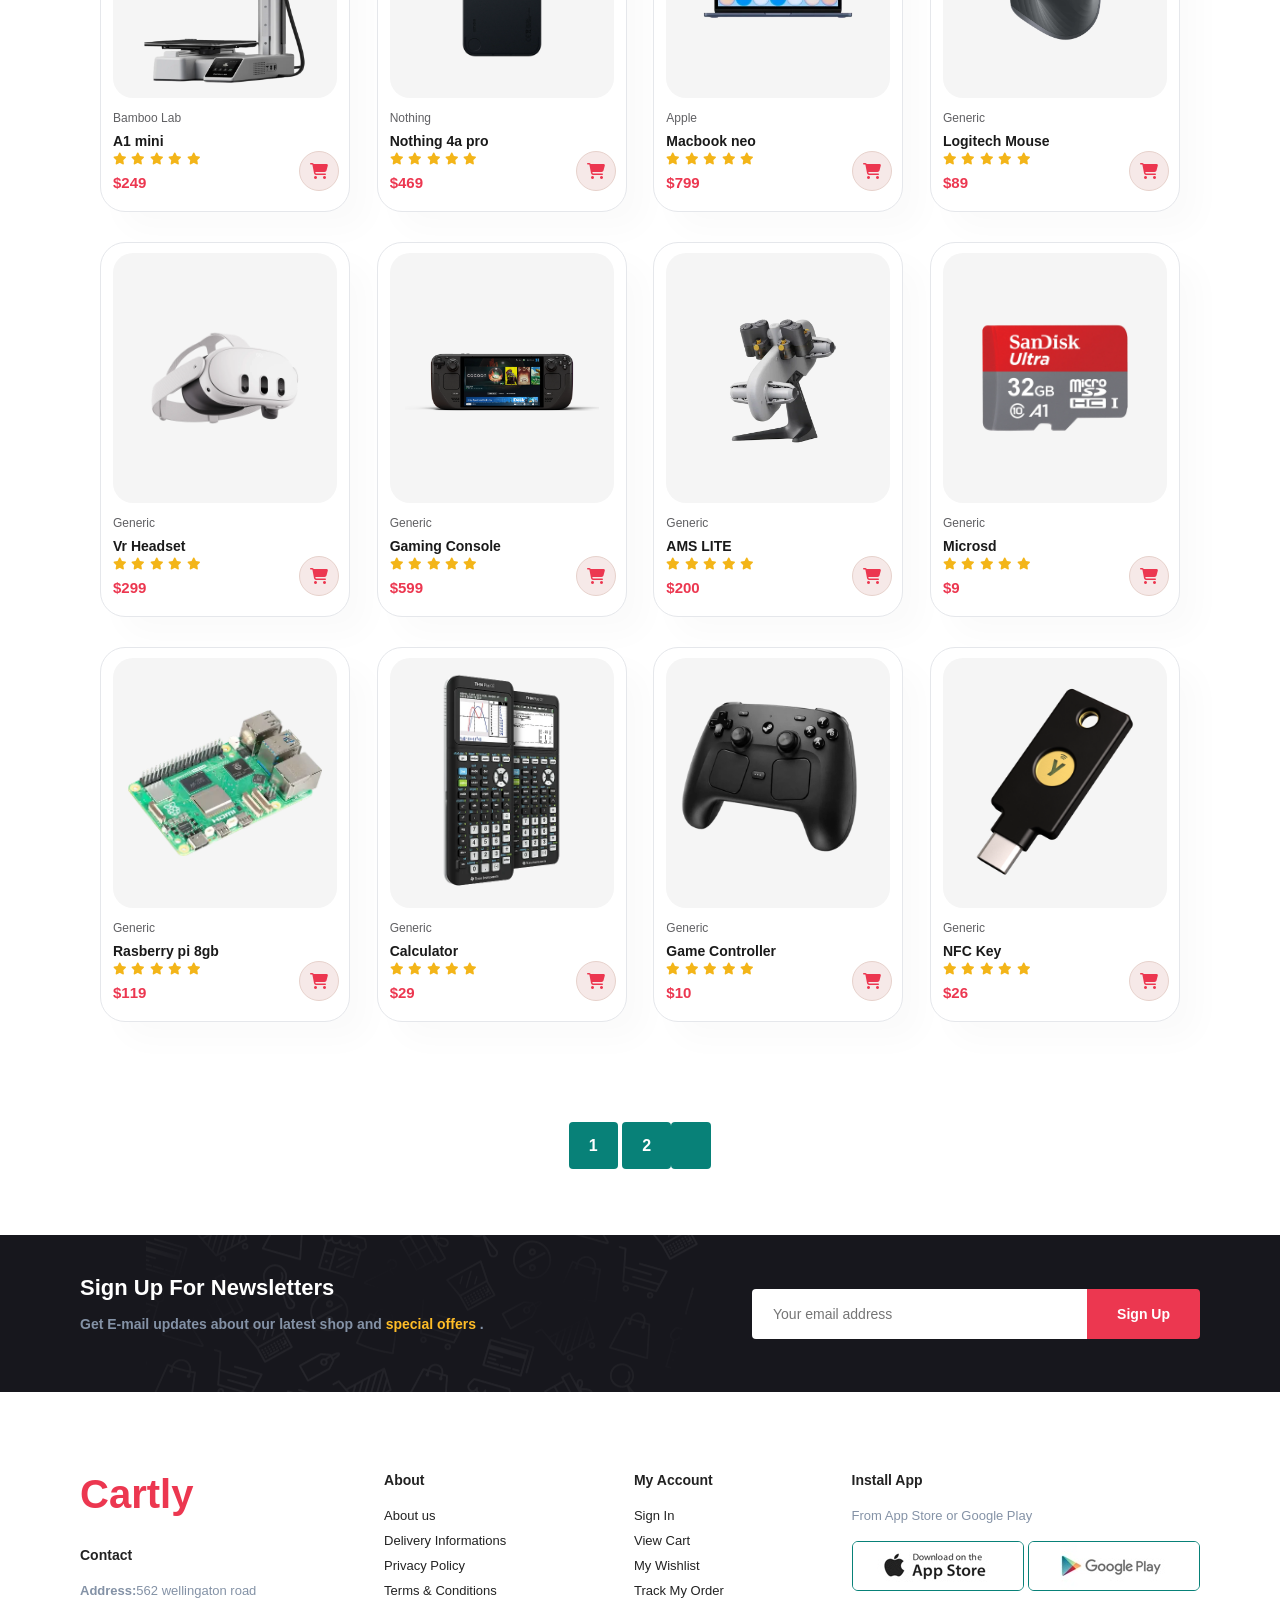
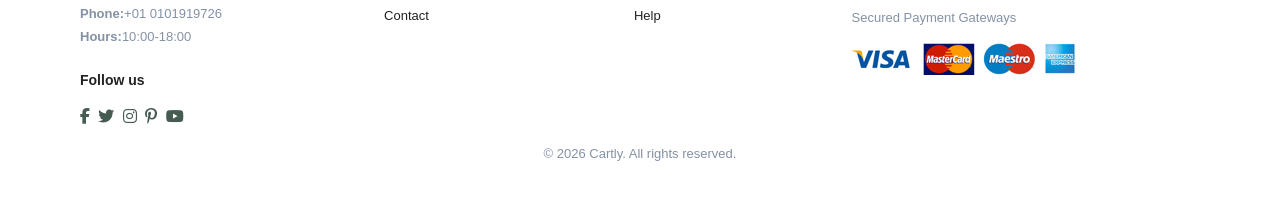
<file: shop.html>
<!DOCTYPE html>
<html lang="en">
<head>
  <meta charset="UTF-8">
  <meta name="viewport" content="width=device-width, initial-scale=1.0">
  <title>Document</title>

<link rel="stylesheet" href="https://cdnjs.cloudflare.com/ajax/libs/font-awesome/6.5.2/css/all.min.css">

  <link rel="stylesheet" href="style.css">
  
</head>

<body>
  
 
  <section id="header">
    <a href="index.html" class="logo" >Cartly</a>

    <div>
      <ul id="navbar">
          <li><a href="index.html">Home</a></li>
          <li><a class="active" href="shop.html">Shop</a></li>
          <li><a href="blog.html">Blog</a></li>
          <li><a href="about.html">About</a></li>
          <li><a href="contact.html">Contact</a></li>
          <li id="lg-bag"><a href="cart.html"><i class="fa-solid fa-bag-shopping"></i></i></a></li>  
          <a href="#"><i id="close" class="fa fa-times"></i></i></a>
      </ul>
    </div>
    <div id="mobile">
     
      <a href="cart.html"><i class="fa-solid fa-bag-shopping"></i></i></a>
       <i id="bar" class="fas fa-outdent"></i>
    </div>
  </section>


  <section id="page-header">
    <h2>#stayhome</h2>
    <p>Save more with coupons & up to 70% off!</p>
  </section>


  <section id="product1" class="section-p1">
    <h2>Featured Products</h2>
    <p>Summer collection new modern design</p>

    <div class="pro-container">
      
      <div class="pro" onclick="window.location.href='sproduct.html';">
        <img src="img/products/macm5.png" alt="">
        <div class="des">
          <span>Apple</span>
          <h5>Macbook M5 Air</h5>
          <div class="star">
            <i class="fas fa-star"></i>
            <i class="fas fa-star"></i>
            <i class="fas fa-star"></i>
            <i class="fas fa-star"></i>
            <i class="fas fa-star"></i>
          </div>
          <h4>$1499</h4>
        </div>
        
          <a href="#" class="cart">
            <i class="fa-solid fa-cart-shopping"></i>
          </a>

      </div>


           <div class="pro">
        <img src="img/products/flipper_zero.webp" alt="">
        <div class="des">
          <span>Flipper Device</span>
          <h5>Flipper Zero</h5>
          <div class="star">
            <i class="fas fa-star"></i>
            <i class="fas fa-star"></i>
            <i class="fas fa-star"></i>
            <i class="fas fa-star"></i>
            <i class="fas fa-star"></i>
          </div>
          <h4>$169</h4>
        </div>
        <a href="#" class="cart">
            <i class="fa-solid fa-cart-shopping"></i>
          </a>
      </div>

           <div class="pro">
        <img src="img/products/filaments.png" alt="">
        <div class="des">
          <span>Generic</span>
          <h5>3D Printer Filament </h5>
          <div class="star">
            <i class="fas fa-star"></i>
            <i class="fas fa-star"></i>
            <i class="fas fa-star"></i>
            <i class="fas fa-star"></i>
            <i class="fas fa-star"></i>
          </div>
          <h4>$25</h4>
        </div>
        <a href="#" class="cart">
            <i class="fa-solid fa-cart-shopping"></i>
          </a>
      </div>

           <div class="pro">
        <img src="img/products/soildering.png" alt="">
        <div class="des">
          <span>Generic </span>
          <h5>Soldering Iron</h5>
          <div class="star">
            <i class="fas fa-star"></i>
            <i class="fas fa-star"></i>
            <i class="fas fa-star"></i>
            <i class="fas fa-star"></i>
            <i class="fas fa-star"></i>
          </div>
          <h4>$10</h4>
        </div>
       <a href="#" class="cart">
            <i class="fa-solid fa-cart-shopping"></i>
          </a>
      </div>

           <div class="pro">
        <img src="img/products/smartwatch.png" alt="">
        <div class="des">
          <span>Generic</span>
          <h5>Smart Watch</h5>
          <div class="star">
            <i class="fas fa-star"></i>
            <i class="fas fa-star"></i>
            <i class="fas fa-star"></i>
            <i class="fas fa-star"></i>
            <i class="fas fa-star"></i>
          </div>
          <h4>$30</h4>
        </div>
        <a href="#" class="cart">
            <i class="fa-solid fa-cart-shopping"></i>
          </a>
      </div>

           <div class="pro">
        <img src="img/products/ram.png" alt="">
        <div class="des">
          <span>Generic</span>
          <h5>Desktop RAM </h5>
          <div class="star">
            <i class="fas fa-star"></i>
            <i class="fas fa-star"></i>
            <i class="fas fa-star"></i>
            <i class="fas fa-star"></i>
            <i class="fas fa-star"></i>
          </div>
          <h4>$40</h4>
        </div>
        <a href="#" class="cart">
            <i class="fa-solid fa-cart-shopping"></i>
          </a>
      </div>

           <div class="pro">
        <img src="img/products/usbdrive.png" alt="">
        <div class="des">
          <span>SanDisk</span>
          <h5>SanDisk USB Drive</h5>
          <div class="star">
            <i class="fas fa-star"></i>
            <i class="fas fa-star"></i>
            <i class="fas fa-star"></i>
            <i class="fas fa-star"></i>
            <i class="fas fa-star"></i>
          </div>
          <h4>$60</h4>
        </div>
        <a href="#" class="cart">
            <i class="fa-solid fa-cart-shopping"></i>
          </a>
      </div>

           <div class="pro">
        <img src="img/products/macmini.png" alt="">
        <div class="des">
          <span>Apple</span>
          <h5> Mac mini</h5>
          <div class="star">
            <i class="fas fa-star"></i>
            <i class="fas fa-star"></i>
            <i class="fas fa-star"></i>
            <i class="fas fa-star"></i>
            <i class="fas fa-star"></i>
          </div>
          <h4>$499</h4>
        </div>
       <a href="#" class="cart">
            <i class="fa-solid fa-cart-shopping"></i>
          </a>
      </div>



      <div class="pro">
        <img src="img/products/a1mini.png" alt="">
        <div class="des">
          <span>Bamboo Lab</span>
          <h5>A1 mini</h5>
          <div class="star">
            <i class="fas fa-star"></i>
            <i class="fas fa-star"></i>
            <i class="fas fa-star"></i>
            <i class="fas fa-star"></i>
            <i class="fas fa-star"></i>
          </div>
          <h4>$249</h4>
        </div>
        
          <a href="#" class="cart">
            <i class="fa-solid fa-cart-shopping"></i>
          </a>

      </div>


           <div class="pro">
        <img src="img/products/nothing.png" alt="">
        <div class="des">
          <span>Nothing</span>
          <h5>Nothing 4a pro</h5>
          <div class="star">
            <i class="fas fa-star"></i>
            <i class="fas fa-star"></i>
            <i class="fas fa-star"></i>
            <i class="fas fa-star"></i>
            <i class="fas fa-star"></i>
          </div>
          <h4>$469</h4>
        </div>
        <a href="#" class="cart">
            <i class="fa-solid fa-cart-shopping"></i>
          </a>
      </div>

           <div class="pro">
        <img src="img/products/macneo.png" alt="">
        <div class="des">
          <span>Apple</span>
          <h5>Macbook neo</h5>
          <div class="star">
            <i class="fas fa-star"></i>
            <i class="fas fa-star"></i>
            <i class="fas fa-star"></i>
            <i class="fas fa-star"></i>
            <i class="fas fa-star"></i>
          </div>
          <h4>$799</h4>
        </div>
        <a href="#" class="cart">
            <i class="fa-solid fa-cart-shopping"></i>
          </a>
      </div>

           <div class="pro">
        <img src="img/products/mouse.png" alt="">
        <div class="des">
          <span>Generic </span>
          <h5>Logitech Mouse</h5>
          <div class="star">
            <i class="fas fa-star"></i>
            <i class="fas fa-star"></i>
            <i class="fas fa-star"></i>
            <i class="fas fa-star"></i>
            <i class="fas fa-star"></i>
          </div>
          <h4>$89</h4>
        </div>
       <a href="#" class="cart">
            <i class="fa-solid fa-cart-shopping"></i>
          </a>
      </div>

           <div class="pro">
        <img src="img/products/vr.png" alt="">
        <div class="des">
          <span>Generic</span>
          <h5>Vr Headset</h5>
          <div class="star">
            <i class="fas fa-star"></i>
            <i class="fas fa-star"></i>
            <i class="fas fa-star"></i>
            <i class="fas fa-star"></i>
            <i class="fas fa-star"></i>
          </div>
          <h4>$299</h4>
        </div>
        <a href="#" class="cart">
            <i class="fa-solid fa-cart-shopping"></i>
          </a>
      </div>

           <div class="pro">
        <img src="img/products/console1.png" alt="">
        <div class="des">
          <span>Generic</span>
          <h5>Gaming Console</h5>
          <div class="star">
            <i class="fas fa-star"></i>
            <i class="fas fa-star"></i>
            <i class="fas fa-star"></i>
            <i class="fas fa-star"></i>
            <i class="fas fa-star"></i>
          </div>
          <h4>$599</h4>
        </div>
        <a href="#" class="cart">
            <i class="fa-solid fa-cart-shopping"></i>
          </a>
      </div>

           <div class="pro">
        <img src="img/products/ams.png" alt="">
        <div class="des">
          <span>Generic</span>
          <h5>AMS LITE</h5>
          <div class="star">
            <i class="fas fa-star"></i>
            <i class="fas fa-star"></i>
            <i class="fas fa-star"></i>
            <i class="fas fa-star"></i>
            <i class="fas fa-star"></i>
          </div>
          <h4>$200</h4>
        </div>
        <a href="#" class="cart">
            <i class="fa-solid fa-cart-shopping"></i>
          </a>
      </div>

           <div class="pro">
        <img src="img/products/microsd.png" alt="">
        <div class="des">
          <span>Generic</span>
          <h5>Microsd</h5>
          <div class="star">
            <i class="fas fa-star"></i>
            <i class="fas fa-star"></i>
            <i class="fas fa-star"></i>
            <i class="fas fa-star"></i>
            <i class="fas fa-star"></i>
          </div>
          <h4>$9</h4>
        </div>
       <a href="#" class="cart">
            <i class="fa-solid fa-cart-shopping"></i>
          </a>
      </div>





      <div class="pro">
        <img src="img/products/pi.png" alt="">
        <div class="des">
          <span>Generic</span>
          <h5>Rasberry pi 8gb</h5>
          <div class="star">
            <i class="fas fa-star"></i>
            <i class="fas fa-star"></i>
            <i class="fas fa-star"></i>
            <i class="fas fa-star"></i>
            <i class="fas fa-star"></i>
          </div>
          <h4>$119</h4>
        </div>
        
          <a href="#" class="cart">
            <i class="fa-solid fa-cart-shopping"></i>
          </a>

      </div>


           <div class="pro">
        <img src="img/products/calculator.png" alt="">
        <div class="des">
          <span>Generic</span>
          <h5>Calculator</h5>
          <div class="star">
            <i class="fas fa-star"></i>
            <i class="fas fa-star"></i>
            <i class="fas fa-star"></i>
            <i class="fas fa-star"></i>
            <i class="fas fa-star"></i>
          </div>
          <h4>$29</h4>
        </div>
        <a href="#" class="cart">
            <i class="fa-solid fa-cart-shopping"></i>
          </a>
      </div>

           <div class="pro">
        <img src="img/products/controller.png" alt="">
        <div class="des">
          <span>Generic</span>
          <h5>Game Controller</h5>
          <div class="star">
            <i class="fas fa-star"></i>
            <i class="fas fa-star"></i>
            <i class="fas fa-star"></i>
            <i class="fas fa-star"></i>
            <i class="fas fa-star"></i>
          </div>
          <h4>$10</h4>
        </div>
        <a href="#" class="cart">
            <i class="fa-solid fa-cart-shopping"></i>
          </a>
      </div>

           <div class="pro">
        <img src="img/products/nfc.png" alt="">
        <div class="des">
          <span>Generic </span>
          <h5>NFC Key</h5>
          <div class="star">
            <i class="fas fa-star"></i>
            <i class="fas fa-star"></i>
            <i class="fas fa-star"></i>
            <i class="fas fa-star"></i>
            <i class="fas fa-star"></i>
          </div>
          <h4>$26</h4>
        </div>
       <a href="#" class="cart">
            <i class="fa-solid fa-cart-shopping"></i>
          </a>
      </div>




    </div>
  </section>

  <section id="pagination" class="section-p1">
    <a href="#">1</a>
    <a href="#">2</a>
    <a href="#"><i class="fal fa-long-arrow-alt-right"></i></a>
  </section>


  <section id="newsletter" class="section-p1 section-m1">
    <div class="newstext">
      <h4>Sign Up For Newsletters</h4>
      <p>Get E-mail updates about our latest shop and <span>special offers</span> .</p>
    </div>
    <div class="form">
      <input type="text" placeholder="Your email address">
      <button class="normal">Sign Up</button>
    </div>
  </section>

  <footer class="section-p1">
    <div class="col">
      <a href="index.html" class="logo" >Cartly</a>
      <h4>Contact</h4>
      <p><strong>Address:</strong>562 wellingaton road</p>
      <p><strong>Phone:</strong>+01  0101919726</p>
      <p><strong>Hours:</strong>10:00-18:00</p>
      <div class="follow">
        <h4>Follow us</h4>
        <div class="icon">
          <i class="fab fa-facebook-f"></i>
          <i class="fab fa-twitter"></i>
          <i class="fab fa-instagram"></i>
          <i class="fab fa-pinterest-p"></i>
          <i class="fab fa-youtube"></i>
        </div>
      </div>
    </div>

    <div class="col">
      <h4>About</h4>
      <a href="#">About us</a>
      <a href="#">Delivery Informations</a>
      <a href="#">Privacy Policy</a>
      <a href="#">Terms & Conditions</a>
      <a href="#">Contact</a>
    </div>

    <div class="col">
      <h4>My Account</h4>
      <a href="#">Sign In</a>
      <a href="#">View Cart</a>
      <a href="#">My Wishlist</a>
      <a href="#">Track My Order</a>
      <a href="#">Help</a>
    </div>

    <div class="col install">
      <h4>Install App</h4>
      <p>From App Store or Google Play</p>
      <div class="row">
        <img src="img/pay/app.jpg" alt="">
         <img src="img/pay/play.jpg" alt="">
      </div>
      <p>Secured Payment Gateways</p>
      <img src="img/pay/pay.png" alt="" >
    </div>

    <div class="copyright">
      <p>© 2026 Cartly. All rights reserved.</p>
    </div>

  </footer>


  <script src="script.js"></script>

</body>

</html>
</file>
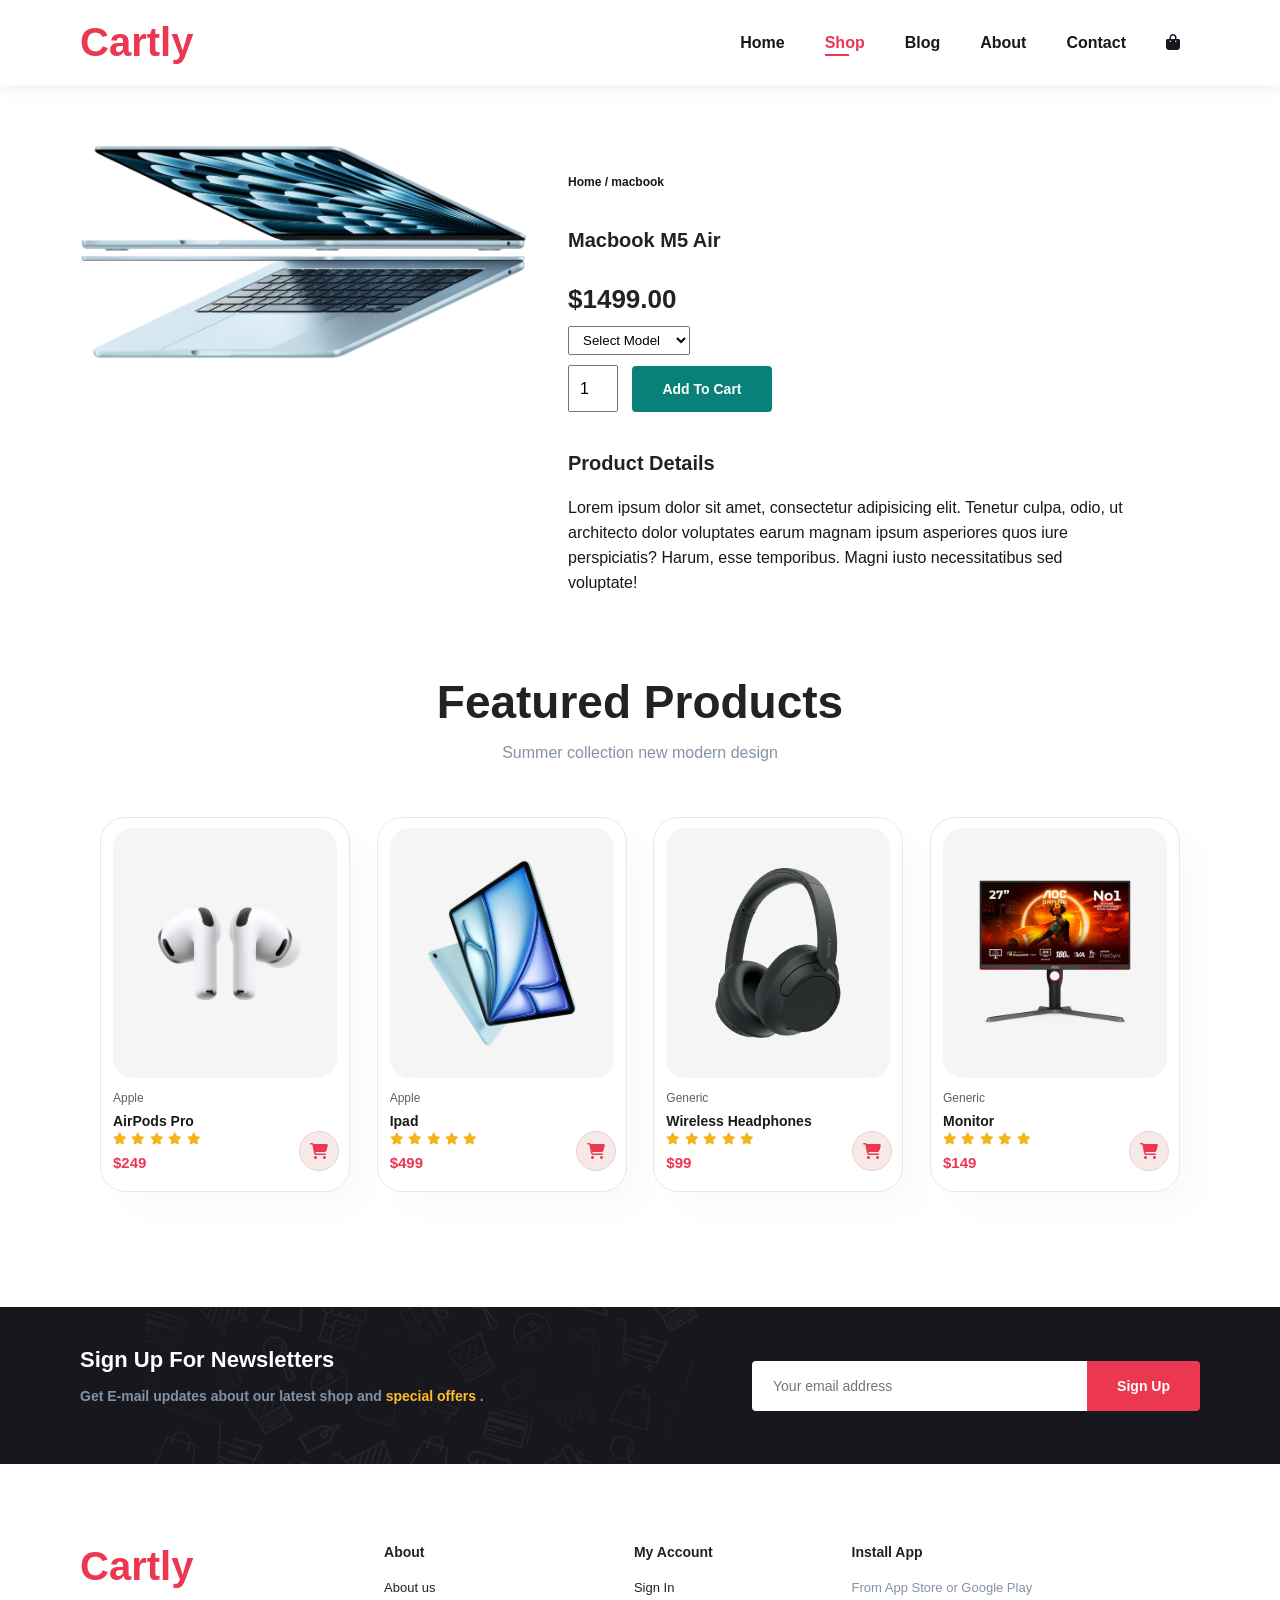
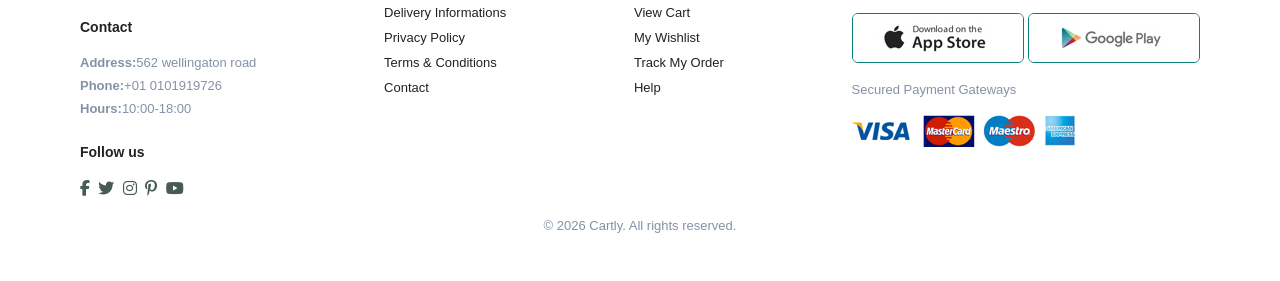
<file: sproduct.html>
<!DOCTYPE html>
<html lang="en">
<head>
  <meta charset="UTF-8">
  <meta name="viewport" content="width=device-width, initial-scale=1.0">
  <title>Document</title>

<link rel="stylesheet" href="https://cdnjs.cloudflare.com/ajax/libs/font-awesome/6.5.2/css/all.min.css">

  <link rel="stylesheet" href="style.css">
  
</head>

<body>
  
 
  <section id="header">
    <a href="index.html" class="logo" >Cartly</a>

    <div>
      <ul id="navbar">
          <li><a href="index.html">Home</a></li>
          <li><a class="active" href="shop.html">Shop</a></li>
          <li><a href="blog.html">Blog</a></li>
          <li><a href="about.html">About</a></li>
          <li><a href="contact.html">Contact</a></li>
          <li id="lg-bag"><a href="cart.html"><i class="fa-solid fa-bag-shopping"></i></i></a></li>  
          <a href="#"><i id="close" class="fa fa-times"></i></i></a>
      </ul>
    </div>
    <div id="mobile">
     
      <a href="cart.html"><i class="fa-solid fa-bag-shopping"></i></i></a>
       <i id="bar" class="fas fa-outdent"></i>
    </div>
  </section>


  <section id="prodetails" class="section-p1">
    <div class="single-pro-image">
      <img src="img/products/macm5.png" width="100%" id="MainImg" alt="">

      </div>
    </div>

    <div class="single-pro-details">
      <h6>Home / macbook</h6>
      <h4>Macbook M5 Air</h4>
      <h2>$1499.00</h2>
      <select>
        <option>Select Model</option>
        <option>16GB/512GB</option>
        <option>24GB/1TB</option>
        <option>32GB/1TB</option>
      </select>

      <input type="number" value="1">
      <button class="normal">Add To Cart</button>
      <h4>Product Details</h4>
      <span>Lorem ipsum dolor sit amet, consectetur adipisicing elit. Tenetur culpa, odio, ut architecto dolor voluptates earum magnam ipsum asperiores quos iure perspiciatis? Harum, esse temporibus. Magni iusto necessitatibus sed voluptate!</span>
    </div>
  </section>

     <section id="product1" class="section-p1">
    <h2>Featured Products</h2>
    <p>Summer collection new modern design</p>

    <div class="pro-container">
      
      <div class="pro">
        <img src="img/products/airpods_pro.png" alt="">
        <div class="des">
          <span>Apple</span>
          <h5>AirPods Pro</h5>
          <div class="star">
            <i class="fas fa-star"></i>
            <i class="fas fa-star"></i>
            <i class="fas fa-star"></i>
            <i class="fas fa-star"></i>
            <i class="fas fa-star"></i>
          </div>
          <h4>$249</h4>
        </div>
        
          <a href="#" class="cart">
            <i class="fa-solid fa-cart-shopping"></i>
          </a>

      </div>


           <div class="pro">
        <img src="img/products/ipad.png" alt="">
        <div class="des">
          <span>Apple</span>
          <h5>Ipad</h5>
          <div class="star">
            <i class="fas fa-star"></i>
            <i class="fas fa-star"></i>
            <i class="fas fa-star"></i>
            <i class="fas fa-star"></i>
            <i class="fas fa-star"></i>
          </div>
          <h4>$499</h4>
        </div>
        <a href="#" class="cart">
            <i class="fa-solid fa-cart-shopping"></i>
          </a>
      </div>

           <div class="pro">
        <img src="img/products/headphone.png" alt="">
        <div class="des">
          <span>Generic</span>
          <h5>Wireless Headphones</h5>
          <div class="star">
            <i class="fas fa-star"></i>
            <i class="fas fa-star"></i>
            <i class="fas fa-star"></i>
            <i class="fas fa-star"></i>
            <i class="fas fa-star"></i>
          </div>
          <h4>$99</h4>
        </div>
        <a href="#" class="cart">
            <i class="fa-solid fa-cart-shopping"></i>
          </a>
      </div>

           <div class="pro">
        <img src="img/products/monitor.png" alt="">
        <div class="des">
          <span>Generic</span>
          <h5> Monitor</h5>
          <div class="star">
            <i class="fas fa-star"></i>
            <i class="fas fa-star"></i>
            <i class="fas fa-star"></i>
            <i class="fas fa-star"></i>
            <i class="fas fa-star"></i>
          </div>
          <h4>$149</h4>
        </div>
       <a href="#" class="cart">
            <i class="fa-solid fa-cart-shopping"></i>
          </a>
      </div>



    </div>
  </section>


  <section id="newsletter" class="section-p1 section-m1">
    <div class="newstext">
      <h4>Sign Up For Newsletters</h4>
      <p>Get E-mail updates about our latest shop and <span>special offers</span> .</p>
    </div>
    <div class="form">
      <input type="text" placeholder="Your email address">
      <button class="normal">Sign Up</button>
    </div>
  </section>

  <footer class="section-p1">
    <div class="col">
      <a href="index.html" class="logo" >Cartly</a>
      <h4>Contact</h4>
      <p><strong>Address:</strong>562 wellingaton road</p>
      <p><strong>Phone:</strong>+01  0101919726</p>
      <p><strong>Hours:</strong>10:00-18:00</p>
      <div class="follow">
        <h4>Follow us</h4>
        <div class="icon">
          <i class="fab fa-facebook-f"></i>
          <i class="fab fa-twitter"></i>
          <i class="fab fa-instagram"></i>
          <i class="fab fa-pinterest-p"></i>
          <i class="fab fa-youtube"></i>
        </div>
      </div>
    </div>

    <div class="col">
      <h4>About</h4>
      <a href="#">About us</a>
      <a href="#">Delivery Informations</a>
      <a href="#">Privacy Policy</a>
      <a href="#">Terms & Conditions</a>
      <a href="#">Contact</a>
    </div>

    <div class="col">
      <h4>My Account</h4>
      <a href="#">Sign In</a>
      <a href="#">View Cart</a>
      <a href="#">My Wishlist</a>
      <a href="#">Track My Order</a>
      <a href="#">Help</a>
    </div>

    <div class="col install">
      <h4>Install App</h4>
      <p>From App Store or Google Play</p>
      <div class="row">
        <img src="img/pay/app.jpg" alt="">
         <img src="img/pay/play.jpg" alt="">
      </div>
      <p>Secured Payment Gateways</p>
      <img src="img/pay/pay.png" alt="" >
    </div>

    <div class="copyright">
      <p>© 2026 Cartly. All rights reserved.</p>
    </div>

  </footer>


  <script src="script.js"></script>

</body>

</html>
</file>
<file: style.css>
:root {
    /* Brand colours */
    --color-primary: #EC3750;
    --color-secondary: #FF8C37;
    --color-accent: #F1C40F;

    /* Backgrounds */
    --color-background: #FFFFFF;
    --color-surface: #F5F5F5;

    /* Text */
    --color-text: #17171D;
    --color-muted: #8492A6;

    /* UI */
    --color-border: #E5E7EB;
    --color-button: #EC3750;
    --color-button-hover: #D92D46;

    /* Typography */
    --font-main: 'Sora', sans-serif;
}

* {
  margin: 0;
  padding: 0;
  box-sizing: border-box;
  font-family: var(--font-main);
}
h1,h2,h3,h4,h5,h6{
  color: var(--color-text);
}

h1{
  font-size: 50px;
  line-height: 64px;
  color: #222;
}

h2{
  font-size: 46px;
  line-height: 54px;
  color: #222;
}

h4{
  font-size: 20px;
  color: #222;
}

h6{
  font-weight: 700;
  font-size: 12px;
}

p{
  font-size: 16px;
  color: var(--color-muted);
  margin: 15px 0 20px 0;
}

.section-p1{
  padding: 40px 80px;
}

.section-m1{
  margin: 40px 0;
}

button.normal{
  font-size:14px ;
  font-weight: 600;
  padding:15px 30px ;
  color: #000;
  background-color: var(--color-button);
  border-radius: 4px;
  cursor: pointer;
  border: none;
  outline: none;
  transition: 0.3s;
}

button.white{
  font-size:13px ;
  font-weight: 600;
  padding:11px 18px ;
  color: #fff;
  background-color: transparent;
  cursor: pointer;
  border: 1px solid #fff;
  outline: none;
  transition: 0.3s;
}

body{
  width: 100%;
  font-family: var(--font-main);
  background-color: var(--color-background);
  color: var(--color-text);
}

.logo{
  text-decoration: dotted;
  font-size: 40px;
  font-weight: 700;
  color: var(--color-primary);
}

/* header start */
#header{
  display: flex;
  align-items: center;
  justify-content: space-between;
  padding: 20px 80px;
  background: var(--color-background);
  box-shadow: 0 5px 15px rgba(0, 0, 0,0.06);
  z-index: 999;
  position: sticky;
  top: 0;
  left: 0;
}

#navbar{
  display: flex;
  align-items: center;
  justify-content: center;
}

#navbar li{
  list-style: none;
  padding: 0 20px;
  position: relative;
}

#navbar li a{
  text-decoration: none;
  font-size: 16px;
  font-weight: 600;
  color:var(--color-text);
  transition: 0.3s ease;
}

#navbar li a:hover,
#navbar li a.active {
  color: var(--color-primary);
}

#navbar li a.active::after,
#navbar li a:hover::after{
  content: "";
  width: 30%;
  height: 2px;
  background:var(--color-primary); 
  position: absolute;
  bottom: -4px;
  left: 20px;
} 

#mobile{
  display: none;
  align-items: center;
}

#close{
  display: none;
}

/*Home page*/

#hero{
  background-repeat: no-repeat;
  background-image: url(img/hero4.png);
  height: 90vh;
  width: 100%;
  background-position: top 25% right 0;
  background-size: cover;
  padding: 0 80px;
  display: flex;
  flex-direction: column;
  align-items: flex-start;
  justify-content: center;
  color: var(--color-text);
}

#hero h4{
  padding-bottom: 15px;
}

#hero h1{
  color: var(--color-primary);
}

#hero button{
  background-image: url("img/button.png");
  background-color: transparent;
  color: #088178;
  border: 0;
  padding: 14px 80px 14px 65px;
  background-repeat: no-repeat;
  cursor: pointer;
  font-weight: 700;
  font-size:15px ;
}

#feature{
  display: flex;
  align-items: center;
  justify-content: space-between;
  flex-wrap: wrap;
}
.fe-box img{
  width: 150px;
}
#feature .fe-box{
  width: 180px;
  text-align: center;
  padding: 25px 15px;
  box-shadow: 20px 20px 34px rgba(0, 0, 0, 0.03);
  border:1px solid var(--color-border);
  border-radius: 4px;
  margin: 15px 0;
  transition: 0.3s;
  background-color: var(--color-surface);
}

#feature .fe-box:hover{
  border-color: var(--color-primary);
    box-shadow: 10px 10px 54px rgba(70, 62, 221, 0.1);
}  

#feature .fe-box img{
  width: 100%;
  margin-bottom: 10px;
}

#feature .fe-box h6{
  display: inline-block;
  padding: 9px 8px 6px 8px;
  line-height: 1;
  border-radius: 4px;
  color: #088178; 
  background-color: #fddde4;
}

#feature .fe-box:nth-child(2) h6{
  background-color: #cdebbc;
}

#feature .fe-box:nth-child(3) h6{
  background-color: #d1e8f2;
}

#feature .fe-box:nth-child(4) h6{
  background-color: #cdd4f8;
}

#feature .fe-box:nth-child(5) h6{
  background-color: #f6dbf6;
}

#feature .fe-box:nth-child(6) h6{
  background-color: #fff2e5;
}

#product1{
  text-align: center;
}

#product1 .pro-container{
  display: flex;
  justify-content: space-between;
  padding: 20px;
  flex-wrap: wrap;
}

#product1 .pro{
  width: 23%;
  min-width: 250px;
  padding: 10px 12px;
  border: 1px solid var(--color-border);
  border-radius: 25px;
  cursor: pointer;
  box-shadow: 20px 20px 30px rgba(0, 0, 0, 0.02);
  margin: 15px 0;
  transition: 0.2s ease;
  position: relative;
  background-color: var(--color-background);
}

#product1 .pro:hover{
  transform: translateY(-5px);
    box-shadow: 20px 20px 30px rgba(0, 0, 0, 0.06);
}

#product1 .pro img{
  width: 100%;
  height: 250px;
  object-fit: contain;
  display: block;
  padding: 15px;
  box-sizing: border-box;
  background: #f5f5f5;
  border-radius: 20px;
}

#product1 .pro .des{
  text-align: start;
  padding:10px 0;
}

#product1 .pro .des span{
  color:#606063 ;
  font-size: 12px;
}

#product1 .pro .des h5{
  padding-top: 7px;
  color: #1a1a1a;
  font-size: 14px;
}

#product1 .pro .des i{
  font-size:12px ;
  color: rgb(243, 181, 25);
} 

#product1 .pro .des h4{
  padding-top: 7px;
  font-size: 15px;
  font-weight: 700;
  color: var(--color-primary);
}


#product1 .pro {
  position: relative;
}

#product1 .pro a.cart {
  width: 40px;
  height: 40px;
  line-height: 40px;
  text-align: center;
  border-radius: 50%;
  background-color: #f6e9e8;
  color: var(--color-primary);
  border: 1px solid #e7d2cc;
  position: absolute;
  bottom: 20px;
  right: 10px;
  display: flex;
  align-items: center;
  justify-content: center;
  text-decoration: none;
}

#product1 .pro a.cart i {
  font-size: 16px;
  color: var(--color-primary);
}

#banner{
  display: flex;
  flex-direction: column;
  justify-content: center;
  align-items: center;
  text-align: center;
  background-image: url(img/banner/b2.jpg);
  width: 100%;
  height: 40vh;
  background-size: cover;
  background-position: center; 
}

#banner h4{
  color: #fff;
  font-size: 16px;
}

#banner h2{
  color: #fff;
  font-size: 30px;
  padding: 10px 0;
}

#banner h2 span{
  color: #ef3636;
}

#banner button:hover{
  background: var(--color-button-hover);
  color: var(--color-text);
}

#sm-banner{
  display: grid;
  grid-template-columns: repeat(2, minmax(0, 1fr));
  gap: 20px;
}

#sm-banner .banner-box{
  width: 100%;
  display: flex;
  flex-direction: column;
  justify-content: center;
  align-items: flex-start;
  background-image: url(img/banner/b17.jpg);
  min-width:0;
  min-height: 300px;
  height: 50vh;
  background-size: cover;
  background-position: center;
  padding: 30px;
  overflow: hidden;
}

#sm-banner .banner-box2{
    background-image: url(img/banner/b10.jpg);
}

#sm-banner h4{
  color: #fff;
  font-size: 20px;
  font-weight: 300;
}

#sm-banner h2{
  color: #fff;
  font-size: 28px;
  font-weight:800;
}

#sm-banner span{
  color: #fff;
  font-size: 14px;
  font-weight: 500;
  padding-bottom: 15px;
}

#sm-banner .banner-box:hover button{
  background: var(--color-button);
  border: 1px solid #088178;
}
#banner3{
  display: flex;
  justify-content: space-between;
  flex-wrap: wrap;
  padding: 0 80px;
}
#banner3 .banner-box{
  display: flex;
  flex-direction: column;
  justify-content: center;
  align-items: flex-start;
  background-image: url(img/banner/b7.jpg);
  min-width:30% ;
  height:30vh;
  background-size: cover;
  background-position: center;
  padding: 20px;
  margin-bottom: 20PX;
}

#banner3 .banner-box2{
    background-image: url(img/banner/b4.jpg);
}

#banner3 .banner-box3{
    background-image: url(img/banner/b18.jpg);
}

#banner3 h2{
  color: #fff;
  font-weight: 900;
  font-size: 22px;
}

#banner3 h3{
  color: #ec544e;
  font-weight: 800;
  font-size: 15px;
}

#newsletter{
  display: flex;
  justify-content: space-between;
  flex-wrap: wrap;
  align-items: center;
  background-image: url(img/banner/b14.png);
  background-repeat: no-repeat;
  background-position:20% 30% ;
  background-color: var(--color-text);
}

#newsletter h4{
  font-size:22px;
  font-weight: 700;
  color: #ffffff;
}

#newsletter p{
  font-size:14px;
  font-weight: 600;
  color: var(--color-muted);
}

#newsletter p span{
  color: #ffbd27;
}

#newsletter .form{
  display: flex;
  width: 40%;
}

#newsletter input{
  height: 3.125rem;
  padding: 0 1.25rem;
  font-size: 14px;
  width: 100%;
  border: 1px solid transparent;
  border-radius: 4px;
  outline: none;
  border-top-right-radius: 0;
  border-bottom-right-radius: 0;
}

#newsletter button{
  background-color: var(--color-button);
  color: #fff;
  white-space: nowrap;
  border-top-left-radius: 0;
  border-bottom-left-radius: 0;
}

footer{
  display: flex;
  flex-wrap: wrap;
  justify-content: space-between;
  background-color: var(--color-background);
  color: var(--color-text);
}

footer .col{
  display: flex;
  flex-direction: column;
  align-items: flex-start;
  margin-bottom: 20px;
}


footer .logo{
  margin-bottom: 30px;
}

footer h4{
  font-size: 14px;
  padding-bottom: 20px;
}

footer p{
  font-size: 13px;
  margin: 0 0 8px 0;
}

footer a{
  font-size: 13px;
  text-decoration: none;
  color: #222;
  margin-bottom:10px;
}

footer .follow{
  margin-top: 20px;
}

footer .follow i{
  color: #465b52;
  padding-right: 4px;
  cursor: pointer;
}

footer .install .row img{
  border: 1px solid #088178;
  border-radius: 6px;
}

footer .install img{
  margin: 10px 0 15px 0;
}

footer .follow i:hover,
footer a:hover{
  color: #088178;
}

footer .copyright{
  width: 100%;
  text-align: center;
}


/*shop page*/

#page-header{
  background-image: url(img/banner/b1.jpg);
  width: 100%;
  height: 40vh;
  background-size: cover;
  display: flex;
  justify-content: center;
  text-align: center;
  flex-direction: column;
  padding: 14px;
}

#page-header h2,
#page-header p{
  color: #fff;
}


#pagination{
  text-align: center;
}

#pagination a{
  text-decoration: none;
  background-color: #088178;
  padding: 15px 20px;
  border-radius: 4px;
  color:#fff;
  font-weight: 600;
}

#pagination a i{
  font-size: 16px;
  font-weight: 600;
}


/*single product page*/

#prodetails{
  display: flex;
  margin-top: 20px;
}

#prodetails .single-pro-image{
  width: 40%;
  margin-right: 40px;
}


.small-img-group{
  display: flex;
  justify-content: space-between;
}

.small-img-col{
  flex-basis: 24%;
  cursor: pointer;
}

#prodetails .single-pro-details{
  width: 50%;
  padding-top: 30px;
}

#prodetails .single-pro-details h4{
  padding: 40px 0 20px 0;
}


#prodetails .single-pro-details h2{
  font-size: 26px;
}

#prodetails .single-pro-details select{
  display: block;
  padding: 5px 10px;
  margin-bottom: 10px;
}

#prodetails .single-pro-details input{
  width: 50px;
  height: 47px;
  padding-left: 10px;
  font-size: 16px;
  margin-right: 10px;
}

#prodetails .single-pro-details input:focus{
  outline: none;
}

#prodetails .single-pro-details button{
  background: #088178;
  color: #fff;
}

#prodetails .single-pro-details span{
  line-height: 25px;
}



/* blog page*/

#page-header.blog-header{
  background-image: url(img/banner/b19.jpg);
}

#blog{
  padding: 150px 150px 0 150px;
}

#blog .blog-box{
  display: flex;
  align-items: center;
  width: 100%;
  position: relative;
  padding-bottom: 90px;
}

#blog .blog-img{
  width: 50%;
  margin-right: 40px;
}

#blog img{
  width: 100%;
  height: 300px;
  object-fit: cover;
}

#blog .blog-details{
  width: 50%;
}

#blog .blog-details a{
  text-decoration: none;
  font-size: 11px;
  color: #000;
  font-weight: 700;
  position: relative;
  transition: 0.3s;
}

#blog .blog-details a::after{
  content: "";
  width: 50px;
  height: 1px;
  background-color: #000;
  position: absolute;
  top: 4px;
  right: -60px;
}

#blog .blog-details a:hover{
  color: #088178;
}

#blog .blog-details a:hover::after{
  background-color: #088178;
}

#blog .blog-box h1{
  position:absolute;
  top: -40px;
  left: 0;
  font-size: 70px;
  font-weight: 700;
  color: #c9cbce;
  z-index: -9;
}



/*about page*/

#page-header.about-header{
  background-image: url(img/about/banner.png);
}


#about-head{
  display: flex;
  align-items: center;
}
#about-head img{
  width: 50%;
  height: auto;
}

#about-head div{
  padding-left: 40px;
}

#about-app{
  text-align: center;
}

#about-app .video{
  width: 70%;
  height: 100%;
  margin: 30px auto 0 auto;
}

#about-app .video video{
  width: 100%;
  height: 100%;
  border-radius: 20px;
}


/*contact page*/

#contact-details{
  display: flex;
  align-items: center;
  justify-content: center;
}

#contact-details .details{
  width: 40%;
}

#contact-details .details span,
#form-details form span{
  font-size: 12px;
}

#contact-details .details h2,
#form-details form h2{
  font-size: 26px;
  line-height: 35px;
  padding: 20px 0;
}

#contact-details .details h3{
  font-size: 16px;
  padding-bottom:15px;
}

#contact-details .details li{
  list-style: none;
  display: flex;
  padding: 10px 0;
}

#contact-details .details li i{
  font-size: 14px;
  padding-right: 22px;
}

#contact-details .details li p{
  margin: 0;
  font-size: 14px;
}

#contact-details .map{
  width:55%;
  height: 400px;
}

#contact-details .map iframe{
  height: 100%;
  width: 100%; 
}

#form-details{
  display: flex;
  justify-content: space-between;
  margin: 30px;
  padding: 80px;
  border: 1px solid #e1e1e1;
}

#form-details form{
  width: 65%;
  display: flex;
  flex-direction: column;
  align-items: flex-start;
}


#form-details form input,
#form-details form textarea {
  width: 100%;
  padding: 12px 15px;
  outline: none;
  margin-bottom: 20px;
  border: 1px solid #e1e1e1;
}

#form-details form button{
  color: #fff;
  background-color: var(--color-button);
}

#form-details .people div{
  padding-bottom: 25px;
  display: flex;
  align-items: flex-start;
}

#form-details .people div img{
  width: 65px;
  height: 65px;
  object-fit: cover;
  margin-right: 15px
}

#form-details .people div p{
  margin: 0;
  font-size: 13px;
  line-height: 25px;
}

#form-details .people div p span{
  display: block;
  font-size: 16px;
  font-weight: 600px;
  color: #000;
}




/*cart page*/


#cart{
  overflow-x: auto;
}

#cart table{
  width: 100%;
  border-collapse: collapse;
  table-layout: fixed;
  white-space: nowrap;
}

#cart table img{
  width: 70px;
}

#cart table td:nth-child(1){
  width: 100px;
  text-align: center;
}

#cart table td:nth-child(2){
  width: 150px;
  text-align: center;
}

#cart table td:nth-child(3){
  width: 250px;
  text-align: center;
}

#cart table td:nth-child(4),
#cart table td:nth-child(5),
#cart table td:nth-child(6){
  width: 150px;
  text-align: center;
}

#cart table td:nth-child(5) input{
  width: 70px;
  padding: 10px 5px 10px 15px;
}


#cart table thead{
  border: 1px solid #e2e9e1;
  border-left: none;
  border-right: none;
}


#cart table thead td{
  font-weight: 700;
  text-transform: uppercase;
  font-size: 13px;
  padding: 18px 0;
}


#cart table tbody tr td{
  padding-top: 15px;
}

#cart table tbody td{
  font-size: 13px;
}


#cart-add{
  display: flex;
  flex-wrap: wrap;
  justify-content: space-between;
}

#coupon{
  width: 50%;
  margin-bottom: 30px;
}

#coupon h3,
#subtotal h3{
  padding-bottom: 15px;
}

#coupon input{
  padding: 10px 20px;
  outline: none;
  width: 60%;
  margin-right: 10px;
  border: 1px solid #e2e9e1;
}


#coupon button,
#subtotal button{
  background-color: var(--color-button);
  color: #fff;
  padding: 12px 20px;
}

#subtotal{
  width: 50%;
  margin-bottom: 30px;
  border: 1px solid #e2e9e1;
  padding: 30px;
}

#subtotal table{
  border-collapse: collapse;
  width: 100%;
  margin-bottom: 20px;
}

#subtotal table td{
  width: 50%;
  border: 1px solid #e2e9e1;
  padding: 10px;
  font-size: 13px;
}




/*media*/

@media (max-width:799px) {

  .section-p1{
    padding: 40px 40px;
  }
  #navbar{
    display: flex;
    flex-direction: column;
    align-items: flex-start;
    justify-content: flex-start;
    position: fixed;
    top: 0;
    right: -300px;
    height: 100vh;
    width: 300px;
    background-color: var(--color-background);
    box-shadow: 0 40px 60px rgba(0, 0, 0, 0.1);
    padding: 80px 0 0 10px;
    transition: 0.3s;
  }

  #navbar.active{
    right: 0px;
  }

  #navbar li{
    margin-bottom: 25px;
  }

  #mobile{
  display: flex;
  align-items: center;
}

#mobile i{
  color: var(--color-text);
  font-size: 24px;
  padding-left: 20px;
}

#close{
  display: initial;
  position: absolute;
  top:30px;
  left: 30px;
  color: #222;
  font-size: 24px;
}

#lg-bag{
  display: none;
}

#hero {
    height: 70vh;
    background-position: top 30% right 30%;
    padding: 0 80px;
}

#feature {
    justify-content: center;
}

#feature .fe-box {
    margin: 15px 15px;
}

  #product1 .pro-container {
    justify-content: center;
  }

  #product1 .pro {
    margin: 15px;
}

  #banner {
    height: 20vh;
}

#sm-banner .banner-box {
    min-width: 100%;
    height: 30vh;
}

#banner3{
  padding: 0 40px;
}

#banner3 .banner-box {
    width: 28%;
}

#newsletter .form {
    width: 70%;
}


/* contatct page*/

#form-details{
  padding: 40px;
}

#form-details form{
 width: 50%;
}
}


@media(max-width:477px) {
  .section-p1{
    padding: 20px;
  }
  #header{
    padding: 10px 30px;
  }
  h1{
    font-size: 38px;
  }

  #hero{
    padding: 0 20px;
    background-position: 55%;
  }
  #feature .fe-box {
    width: 155px;
    margin:0 0 15px 0;
}

  #feature{
    justify-content: space-between;
  }
    #product1 .pro {
   width: 100%;
}
  #banner {
    height: 40vh;
}

#sm-banner .banner-box {
    height: 40vh;
}
#sm-banner .banner-box2 {
    margin-top: 20px;
}
#banner3 {
    padding: 0 20px;
}
#banner3 .banner-box{
  width: 100%;
}
 #sm-banner {
    grid-template-columns: 1fr;
  }

#newsletter .form{
  width: 100%;
}

#newsletter{
  padding: 40px 20px
}

footer .copyright{
  text-align: start;
}

/*single page*/

#prodetails {
    display: flex;
    flex-direction: column;
}

#prodetails .single-pro-image {
    width: 100%;
    margin-right: 0px;
}

#prodetails .single-pro-details {
    width: 100%;
}
 
   /*blog page*/

   #blog{
    padding: 100px 20px 0 20px;
   }

   #blog .blog-box{
    display: flex;
    flex-direction: column;
    align-items: flex-start;
   }

   #blog .blog-img{
    width: 100%;
    margin-right: 0;
    margin-bottom: 30px;
   }

   #blog .blog-details{
    width: 100%;
   }

   
   /*about page*/

   #about-head {
    flex-direction: column;
}

  #about-head img {
    width: 100%;
    margin-bottom: 20px;
  }

  #about-head div {
    padding-left: 0px;
}

#about-app .video {
    width: 100%;
}

/*conatct page*/
 #contact-details{
  flex-direction: column;
 }

 #contact-details .details{
  width: 100%;
  margin-bottom: 30px;

 }

 #contact-details .map{
  width: 100%   ;
 }

 #form-details{
   margin: 10px;
   padding: 30px 10px;
   flex-wrap: wrap;
 }

 #form-details form{
  width: 100%;
  margin-bottom:30px ;
 }


 /*cart*/

 #cart-add{
  flex-direction: column;
 }

 #coupon{
  width: 100%;
 }
 #subtotal{
  width: 100%;
  padding: 20px;
 }
}
</file>
